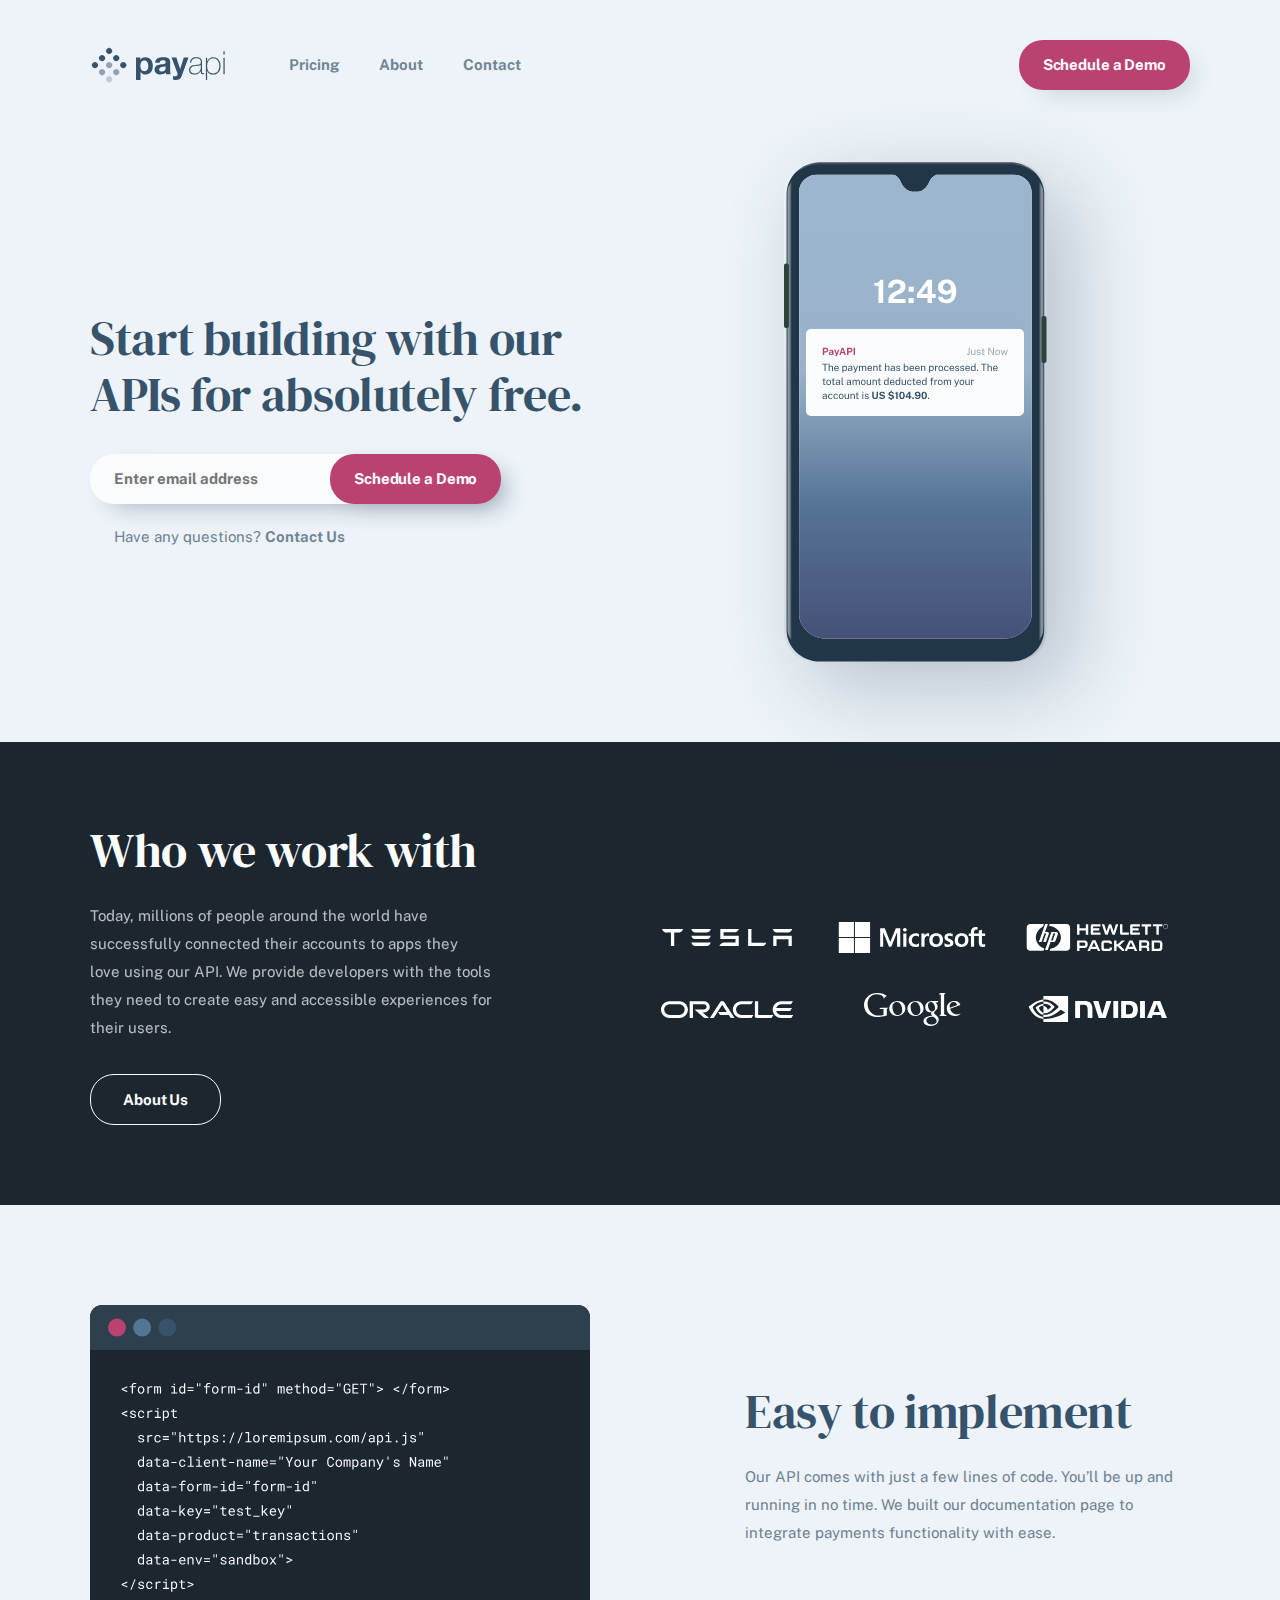
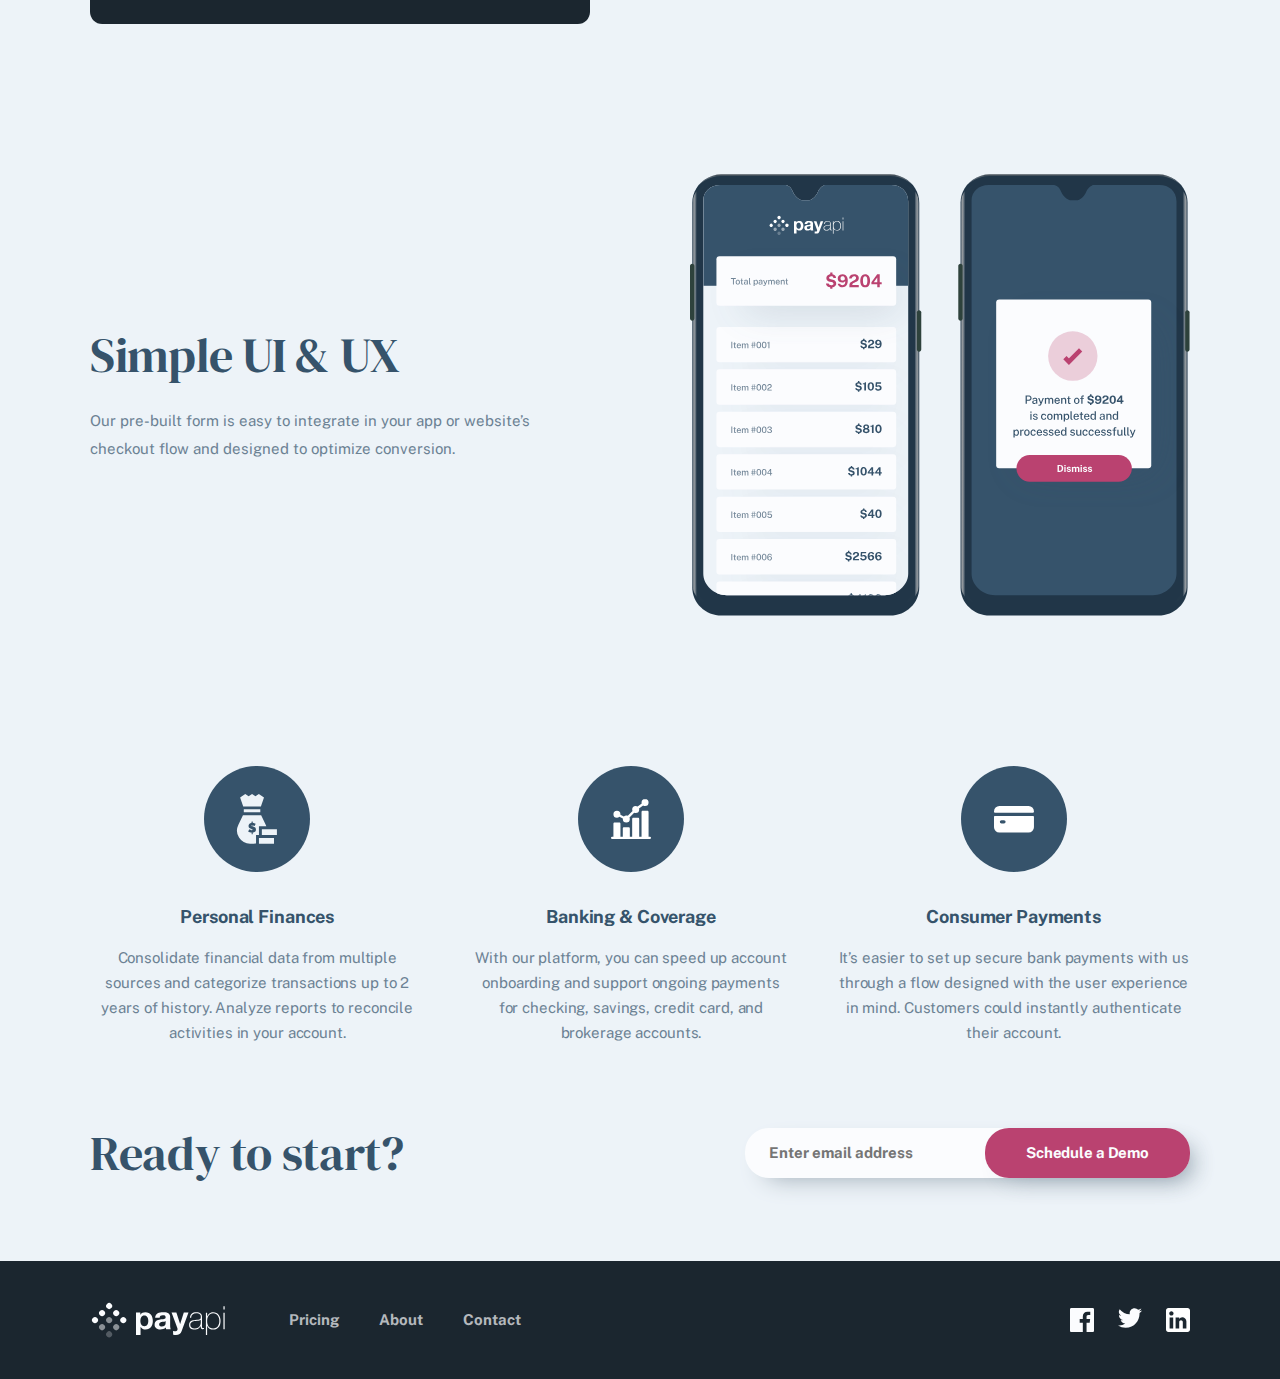
<file: index.html>
<!DOCTYPE html>
<html lang="en">
  <head>
    <meta charset="UTF-8" />
    <meta name="viewport" content="width=device-width, initial-scale=1.0" />

    <link rel="preconnect" href="https://fonts.googleapis.com" />
    <link rel="preconnect" href="https://fonts.gstatic.com" crossorigin />
    <link
      href="https://fonts.googleapis.com/css2?family=DM+Serif+Display:ital@0;1&family=Public+Sans:ital,wght@0,100..900;1,100..900&display=swap"
      rel="stylesheet"
    />

    <link rel="stylesheet" href="./css/normalize.css" />
    <link rel="stylesheet" href="./css/reset.css" />
    <link rel="stylesheet" href="./css/main.css" />
    <title>PayAPI - Home</title>
  </head>
  <body>
    <header>
      <a href=".">
        <svg width="135" height="38" xmlns="http://www.w3.org/2000/svg">
          <g fill="#36536B" fill-rule="evenodd">
            <path
              d="M50.544 33.934v-7.84h.064a5.36 5.36 0 002.128 1.84c.864.416 1.808.624 2.832.624 1.216 0 2.277-.235 3.184-.704a6.738 6.738 0 002.272-1.888 8.147 8.147 0 001.36-2.72 11.37 11.37 0 00.448-3.2c0-1.173-.15-2.299-.448-3.376-.299-1.077-.757-2.021-1.376-2.832a6.937 6.937 0 00-2.336-1.952c-.939-.49-2.059-.736-3.36-.736-1.024 0-1.963.203-2.816.608-.853.405-1.557 1.056-2.112 1.952h-.064v-2.112H46v22.336h4.544zm3.808-8.768c-.725 0-1.344-.15-1.856-.448a3.595 3.595 0 01-1.232-1.168 5.044 5.044 0 01-.672-1.68 9.192 9.192 0 01-.208-1.952c0-.683.064-1.344.192-1.984a4.98 4.98 0 01.656-1.696c.31-.49.715-.89 1.216-1.2.501-.31 1.125-.464 1.872-.464.725 0 1.339.155 1.84.464.501.31.912.715 1.232 1.216.32.501.55 1.072.688 1.712.139.64.208 1.29.208 1.952 0 .661-.064 1.312-.192 1.952-.128.64-.347 1.2-.656 1.68-.31.48-.715.87-1.216 1.168-.501.299-1.125.448-1.872.448zm15.882 3.392c1.024 0 2.027-.15 3.008-.448a5.921 5.921 0 002.56-1.568 6.52 6.52 0 00.32 1.6h4.608c-.213-.341-.363-.853-.448-1.536a17.288 17.288 0 01-.128-2.144v-8.608c0-1.003-.224-1.808-.672-2.416a4.603 4.603 0 00-1.728-1.424 7.733 7.733 0 00-2.336-.688 18.543 18.543 0 00-2.528-.176c-.917 0-1.83.09-2.736.272a7.809 7.809 0 00-2.448.912 5.448 5.448 0 00-1.792 1.696c-.47.704-.736 1.59-.8 2.656h4.544c.085-.896.384-1.536.896-1.92.512-.384 1.216-.576 2.112-.576.405 0 .784.027 1.136.08.352.053.661.16.928.32s.48.384.64.672c.16.288.24.677.24 1.168.021.47-.117.827-.416 1.072-.299.245-.704.432-1.216.56-.512.128-1.099.224-1.76.288-.661.064-1.333.15-2.016.256-.683.107-1.36.25-2.032.432a5.735 5.735 0 00-1.792.816c-.523.363-.95.848-1.28 1.456-.33.608-.496 1.381-.496 2.32 0 .853.144 1.59.432 2.208a4.17 4.17 0 001.2 1.536c.512.405 1.11.704 1.792.896a8.127 8.127 0 002.208.288zm1.696-3.008c-.363 0-.715-.032-1.056-.096a2.566 2.566 0 01-.896-.336 1.717 1.717 0 01-.608-.656c-.15-.277-.224-.619-.224-1.024 0-.427.075-.779.224-1.056.15-.277.347-.507.592-.688a2.98 2.98 0 01.864-.432c.33-.107.667-.192 1.008-.256.363-.064.725-.117 1.088-.16.363-.043.71-.096 1.04-.16.33-.064.64-.144.928-.24.288-.096.528-.23.72-.4v1.696c0 .256-.027.597-.08 1.024a3.428 3.428 0 01-.432 1.264c-.235.416-.597.773-1.088 1.072-.49.299-1.184.448-2.08.448zm13.962 8.384c1.557 0 2.773-.288 3.648-.864.874-.576 1.557-1.536 2.048-2.88L98.5 11.598h-4.704L90.18 22.926h-.064l-3.744-11.328H81.54l5.792 15.52c.128.32.192.661.192 1.024 0 .49-.144.939-.432 1.344-.288.405-.731.64-1.328.704-.448.021-.896.01-1.344-.032-.448-.043-.886-.085-1.312-.128v3.744c.469.043.933.08 1.392.112.458.032.922.048 1.392.048zm18.698-5.408c.789 0 1.514-.096 2.176-.288a6.581 6.581 0 001.776-.8c.522-.341.965-.73 1.328-1.168.362-.437.64-.901.832-1.392h.064v.864c0 .341.026.656.08.944.053.288.154.539.304.752.149.213.368.384.656.512.288.128.677.192 1.168.192.34 0 .672-.043.992-.128V26.99a5.835 5.835 0 01-.896.096c-.278 0-.491-.059-.64-.176a.961.961 0 01-.32-.464 2.357 2.357 0 01-.112-.64c-.011-.235-.016-.47-.016-.704v-9.568c0-1.259-.454-2.277-1.36-3.056-.907-.779-2.352-1.168-4.336-1.168-1.984 0-3.515.453-4.592 1.36-1.078.907-1.66 2.267-1.744 4.08h1.216c.085-1.472.58-2.57 1.488-3.296.906-.725 2.096-1.088 3.568-1.088.832 0 1.536.085 2.112.256.576.17 1.045.405 1.408.704.362.299.629.64.8 1.024.17.384.256.8.256 1.248 0 .576-.032 1.056-.096 1.44a1.64 1.64 0 01-.48.944c-.256.245-.635.437-1.136.576-.502.139-1.19.24-2.064.304l-1.888.16c-.662.064-1.35.17-2.064.32-.715.15-1.366.4-1.952.752a4.367 4.367 0 00-1.456 1.44c-.384.608-.576 1.392-.576 2.352 0 1.579.48 2.747 1.44 3.504.96.757 2.314 1.136 4.064 1.136zm.032-1.056c-1.344 0-2.4-.293-3.168-.88-.768-.587-1.152-1.488-1.152-2.704 0-.768.149-1.392.448-1.872.298-.48.688-.859 1.168-1.136a5.213 5.213 0 011.616-.592 20.778 20.778 0 011.792-.272l2.048-.192a16.93 16.93 0 002.032-.288c.608-.128 1.06-.373 1.36-.736v3.072c0 .213-.06.624-.176 1.232-.118.608-.39 1.237-.816 1.888-.427.65-1.046 1.227-1.856 1.728-.811.501-1.91.752-3.296.752zm12.49 6.56v-9.312h.063c.491 1.344 1.27 2.315 2.336 2.912 1.067.597 2.283.896 3.648.896 1.26 0 2.352-.213 3.28-.64a6.254 6.254 0 002.304-1.776c.608-.757 1.062-1.659 1.36-2.704.3-1.045.448-2.197.448-3.456 0-1.152-.149-2.25-.448-3.296-.298-1.045-.752-1.963-1.36-2.752a6.651 6.651 0 00-2.304-1.888c-.928-.47-2.02-.704-3.28-.704-.896 0-1.69.139-2.384.416a6.39 6.39 0 00-1.776 1.04c-.49.416-.885.87-1.184 1.36-.298.49-.512.939-.64 1.344h-.064v-3.776h-1.216V34.03h1.216zm6.047-6.56c-1.152 0-2.117-.208-2.896-.624a5.008 5.008 0 01-1.856-1.664c-.458-.693-.784-1.493-.976-2.4a13.637 13.637 0 01-.288-2.832c0-.981.107-1.925.32-2.832a7.152 7.152 0 011.04-2.416 5.407 5.407 0 011.872-1.696c.768-.427 1.696-.64 2.784-.64 1.11 0 2.054.219 2.832.656a5.599 5.599 0 011.904 1.728c.491.715.854 1.525 1.088 2.432.235.907.352 1.83.352 2.768 0 1.024-.122 1.99-.368 2.896-.245.907-.618 1.701-1.12 2.384a5.487 5.487 0 01-1.92 1.632c-.778.405-1.7.608-2.768.608zm11.498-18.88V5.294h-1.216V8.59h1.216zm0 19.552V11.694h-1.216v16.448h1.216z"
              fill-rule="nonzero"
            />
            <g>
              <circle
                transform="rotate(45 19.142 5)"
                cx="19.142"
                cy="5"
                r="3"
              />
              <circle
                transform="rotate(45 26.213 12.071)"
                cx="26.213"
                cy="12.071"
                r="3"
              />
              <circle
                transform="rotate(45 33.284 19.142)"
                cx="33.284"
                cy="19.142"
                r="3"
              />
              <circle
                transform="rotate(45 12.071 12.071)"
                cx="12.071"
                cy="12.071"
                r="3"
              />
              <circle
                opacity=".5"
                transform="rotate(45 19.142 19.142)"
                cx="19.142"
                cy="19.142"
                r="3"
              />
              <circle
                opacity=".5"
                transform="rotate(45 26.213 26.213)"
                cx="26.213"
                cy="26.213"
                r="3"
              />
              <circle
                transform="rotate(45 5 19.142)"
                cx="5"
                cy="19.142"
                r="3"
              />
              <circle
                opacity=".5"
                transform="rotate(45 12.071 26.213)"
                cx="12.071"
                cy="26.213"
                r="3"
              />
              <circle
                opacity=".25"
                transform="rotate(45 19.142 33.284)"
                cx="19.142"
                cy="33.284"
                r="3"
              />
            </g>
          </g></svg
      ></a>

      <nav>
        <a class="link" href="./pages/pricing.html">Pricing</a>
        <a class="link" href="./pages/about.html">About</a>
        <a class="link" href="./pages/contact.html">Contact</a>
      </nav>

      <svg
        class="burger-menu"
        width="28"
        height="17"
        xmlns="http://www.w3.org/2000/svg"
      >
        <g fill="#36536B" fill-rule="evenodd">
          <path d="M0 0h28v3H0zM0 7h28v3H0zM0 14h28v3H0z" />
        </g>
      </svg>

      <a class="cta" href="#">Schedule a Demo</a>
    </header>

    <section class="hero">
      <div class="img-container">
        <img
          class="img"
          src="./assets/home/desktop/illustration-phone-mockup.svg"
          alt="iphone with the app open"
        />
      </div>

      <div class="form-wrapper">
        <h1 class="title">Start building with our APIs for absolutely free.</h1>

        <form class="form-cta" action="">
          <input
            class="input-email"
            type="email"
            placeholder="Enter email address"
          />
          <button class="cta submit-button" type="submit">
            Schedule a Demo
          </button>
        </form>

        <p class="contact-us">
          Have any questions?
          <a class="link" href="./pages/about.html">Contact Us</a>
        </p>
      </div>
    </section>

    <section class="partners-wrapper">
      <div class="partners">
        <div class="partners-logos">
          <!-- tesla -->
          <div class="partner-logo-wrapper">
            <img
              class="partner-logo"
              src="./assets/shared/desktop/tesla.svg"
              alt="tesla"
            />
          </div>
          <!-- microsoft -->
          <div class="partner-logo-wrapper">
            <img
              class="partner-logo"
              src="./assets/shared/desktop/microsoft.svg"
              alt="microsoft"
            />
          </div>
          <!-- hp -->
          <div class="partner-logo-wrapper">
            <img
              class="partner-logo"
              src="./assets/shared/desktop/hewlett-packard.svg"
              alt="hewlett packard"
            />
          </div>
          <!-- oracle -->
          <div class="partner-logo-wrapper">
            <img
              class="partner-logo"
              src="./assets/shared/desktop/oracle.svg"
              alt="oracle"
            />
          </div>
          <!-- google -->
          <div class="partner-logo-wrapper">
            <img
              class="partner-logo"
              src="./assets/shared/desktop/google.svg"
              alt="google"
            />
          </div>
          <!-- nvidia -->
          <div class="partner-logo-wrapper">
            <img
              class="partner-logo"
              src="./assets/shared/desktop/nvidia.svg"
              alt="nvidia"
            />
          </div>
        </div>

        <div class="partner-description">
          <h2 class="title">Who we work with</h2>
          <p class="description">
            Today, millions of people around the world have successfully
            connected their accounts to apps they love using our API. We provide
            developers with the tools they need to create easy and accessible
            experiences for their users.
          </p>

          <a class="button" href="./pages/contact.html">About Us</a>
        </div>
      </div>
    </section>

    <section class="features">
      <section class="feature first">
        <img
          class="img"
          src="./assets/home/desktop/illustration-easy-to-implement.svg"
          alt="HTML code snippet with a script containing data attributes for PayAPI"
        />
        <div class="text-wrapper">
          <h3 class="title">Easy to implement</h3>
          <p class="description">
            Our API comes with just a few lines of code. You’ll be up and
            running in no time. We built our documentation page to integrate
            payments functionality with ease.
          </p>
        </div>
      </section>
      <section class="feature second">
        <img
          class="img"
          src="./assets/home/desktop/illustration-simple-ui.svg"
          alt="phones with the app open"
        />
        <div class="text-wrapper">
          <h3 class="title">Simple UI & UX</h3>
          <p class="description">
            Our pre-built form is easy to integrate in your app or website’s
            checkout flow and designed to optimize conversion.
          </p>
        </div>
      </section>
    </section>

    <section class="benefits">
      <div class="benefit">
        <svg
          width="106"
          height="106"
          xmlns="http://www.w3.org/2000/svg"
          xmlns:xlink="http://www.w3.org/1999/xlink"
        >
          <defs><circle id="a" cx="53" cy="53" r="53" /></defs>
          <g fill="none" fill-rule="evenodd">
            <use fill="#36536B" xlink:href="#a" />
            <path
              d="M57.158 49.162l4.668 9.803c.198.417.373.84.526 1.266h-7.404v8.74h-2.913v8.58c-.671.104-1.355.158-2.044.158h-3.874a13.04 13.04 0 01-11.083-6.11 13.04 13.04 0 01-.751-12.634l4.668-9.803h18.207zm12.84 22.72v5.827h-15.05v-5.826h15.05zm2.913-8.738v5.826H57.86v-5.826h15.05zm-24.193-7.67h-1.073v1.36c-.42.046-.816.149-1.187.31a3.235 3.235 0 00-.973.647c-.277.27-.496.591-.657.964-.161.373-.242.801-.242 1.286 0 .35.047.66.141.93.094.27.24.51.436.721.197.211.447.4.751.566.304.166.666.321 1.087.465.277.099.554.184.832.256v1.185a4.597 4.597 0 01-.946-.235 7.616 7.616 0 01-.812-.344 7.95 7.95 0 01-.778-.431l-1.127 2.304a7.56 7.56 0 001.637.714c.608.189 1.22.31 1.838.364v1.657h1.073v-1.63c.411-.027.81-.101 1.194-.222a3.16 3.16 0 001.026-.54c.3-.237.542-.543.725-.916.183-.372.275-.823.275-1.353 0-.45-.067-.831-.201-1.146a2.207 2.207 0 00-.577-.802c-.25-.22-.552-.41-.906-.572a9.753 9.753 0 00-1.187-.445 4.053 4.053 0 01-.282-.087 2.369 2.369 0 00-.255-.075v-1.212c.25.045.499.11.745.195s.467.178.664.276c.233.108.447.225.644.35l1.127-2.169c-.188-.09-.394-.186-.617-.29a10.002 10.002 0 00-.718-.296 8.356 8.356 0 00-.798-.249 6.53 6.53 0 00-.859-.162v-1.374zm-.188 7.734c.18.072.322.155.43.249a.427.427 0 01.16.33c0 .117-.044.211-.134.283-.09.072-.24.117-.456.135zm-.697-4.056v1.024a1.259 1.259 0 01-.403-.236.436.436 0 01-.134-.33c0-.26.18-.413.537-.458zm8.474-15.816v2.913H39.801v-2.913h16.506zM54.851 28l5.143 3.38-3.103 9.043H39.218l-3.104-9.044L41.257 28l3.399 2.233L48.054 28l3.399 2.233L54.85 28z"
              fill="#EDF3F8"
              fill-rule="nonzero"
            />
          </g>
        </svg>
        <div class="text-wrapper">
          <h3 class="title">Personal Finances</h3>
          <p class="description">
            Consolidate financial data from multiple sources and categorize
            transactions up to 2 years of history. Analyze reports to reconcile
            activities in your account.
          </p>
        </div>
      </div>
      <div class="benefit">
        <svg
          width="106"
          height="106"
          xmlns="http://www.w3.org/2000/svg"
          xmlns:xlink="http://www.w3.org/1999/xlink"
        >
          <defs><circle id="a" cx="53" cy="53" r="53" /></defs>
          <g fill="none" fill-rule="evenodd">
            <use fill="#36536B" xlink:href="#a" />
            <path
              d="M69.406 44.719c.648 0 1.172.524 1.172 1.172v24.765h1.25a1.171 1.171 0 110 2.344H34.172a1.171 1.171 0 110-2.344h1.25V57.61c0-.647.524-1.172 1.172-1.172h4.687c.648 0 1.172.525 1.172 1.172v13.047h2.344v-8.36c0-.647.524-1.171 1.172-1.171h4.687c.648 0 1.172.524 1.172 1.172v8.36h2.344V52.921c0-.648.524-1.172 1.172-1.172h4.687c.648 0 1.172.524 1.172 1.172v17.734h2.344V45.891c0-.648.524-1.172 1.172-1.172zM67.062 33a3.52 3.52 0 013.516 3.516 3.52 3.52 0 01-3.516 3.515c-.72 0-1.388-.219-1.946-.591l-4.088 3.066c.103.33.175.676.175 1.04a3.52 3.52 0 01-3.516 3.517 3.473 3.473 0 01-1.506-.353l-4.705 4.706c.22.458.352.965.352 1.506a3.52 3.52 0 01-3.516 3.516 3.52 3.52 0 01-3.515-3.516c0-.146.026-.285.043-.426l-3.469-1.734a3.498 3.498 0 01-2.434.988 3.52 3.52 0 01-3.515-3.516 3.52 3.52 0 013.516-3.515 3.52 3.52 0 013.515 3.515c0 .146-.026.285-.043.426l3.469 1.735a3.498 3.498 0 012.434-.989c.54 0 1.047.133 1.506.353l4.705-4.706a3.473 3.473 0 01-.352-1.506 3.52 3.52 0 013.516-3.516c.72 0 1.388.22 1.946.592l4.088-3.066a3.463 3.463 0 01-.175-1.041A3.52 3.52 0 0167.063 33z"
              fill="#FFF"
              fill-rule="nonzero"
            />
          </g>
        </svg>
        <div class="text-wrapper">
          <h3 class="title">Banking & Coverage</h3>
          <p class="description">
            With our platform, you can speed up account onboarding and support
            ongoing payments for checking, savings, credit card, and brokerage
            accounts.
          </p>
        </div>
      </div>
      <div class="benefit">
        <svg
          width="106"
          height="106"
          xmlns="http://www.w3.org/2000/svg"
          xmlns:xlink="http://www.w3.org/1999/xlink"
        >
          <defs><circle id="a" cx="53" cy="53" r="53" /></defs>
          <g fill="none" fill-rule="evenodd">
            <use fill="#36536B" xlink:href="#a" />
            <path
              d="M72.01 49.948c.518 0 .938.42.938.937v10.339a5.39 5.39 0 01-5.39 5.39H38.39A5.39 5.39 0 0133 61.225V50.885c0-.517.42-.937.938-.937zm-29.036 4.219h-2.5a1.64 1.64 0 100 3.28h2.5a1.64 1.64 0 100-3.28zM67.557 40a5.39 5.39 0 015.391 5.39v.34c0 .517-.42.937-.938.937H33.937a.938.938 0 01-.937-.938v-.338A5.39 5.39 0 0138.39 40z"
              fill="#FFF"
              fill-rule="nonzero"
            />
          </g>
        </svg>
        <div class="text-wrapper">
          <h3 class="title">Consumer Payments</h3>
          <p class="description">
            It’s easier to set up secure bank payments with us through a flow
            designed with the user experience in mind. Customers could instantly
            authenticate their account.
          </p>
        </div>
      </div>
    </section>

    <section class="ready-to-start">
      <h2 class="title">Ready to start?</h2>

      <div class="form-wrapper">
        <form class="form-cta" action="">
          <input
            class="input-email"
            type="email"
            placeholder="Enter email address"
          />
          <button class="cta submit-button" type="submit">
            Schedule a Demo
          </button>
        </form>
      </div>
    </section>

    <footer>
      <div class="footer-wrapper">
        <a href=".">
          <svg
            width="135"
            height="38"
            viewBox="0 0 135 38"
            fill="none"
            xmlns="http://www.w3.org/2000/svg"
          >
            <path
              fill-rule="evenodd"
              clip-rule="evenodd"
              d="M134.657 8.58995V5.29395H133.441V8.58995H134.657ZM50.544 33.9339V26.0939H50.608C51.1627 26.9046 51.872 27.5179 52.736 27.9339C53.6 28.3499 54.544 28.5579 55.568 28.5579C56.784 28.5579 57.8453 28.3233 58.752 27.8539C59.6587 27.3846 60.416 26.7553 61.024 25.9659C61.632 25.1766 62.0853 24.2699 62.384 23.2459C62.6827 22.2219 62.832 21.1553 62.832 20.0459C62.832 18.8726 62.6827 17.7473 62.384 16.6699C62.0853 15.5926 61.6267 14.6486 61.008 13.8379C60.3893 13.0273 59.6107 12.3766 58.672 11.8859C57.7333 11.3953 56.6133 11.1499 55.312 11.1499C54.288 11.1499 53.3493 11.3526 52.496 11.7579C51.6427 12.1633 50.9387 12.8139 50.384 13.7099H50.32V11.5979H46V33.9339H50.544ZM54.352 25.1659C53.6267 25.1659 53.008 25.0166 52.496 24.7179C51.984 24.4193 51.5733 24.0299 51.264 23.5499C50.9547 23.0699 50.7307 22.5099 50.592 21.8699C50.4533 21.2299 50.384 20.5793 50.384 19.9179C50.384 19.2353 50.448 18.5739 50.576 17.9339C50.704 17.2939 50.9227 16.7286 51.232 16.2379C51.5413 15.7473 51.9467 15.3473 52.448 15.0379C52.9493 14.7286 53.5733 14.5739 54.32 14.5739C55.0453 14.5739 55.6587 14.7286 56.16 15.0379C56.6613 15.3473 57.072 15.7526 57.392 16.2539C57.712 16.7553 57.9413 17.3259 58.08 17.9659C58.2187 18.6059 58.288 19.2566 58.288 19.9179C58.288 20.5793 58.224 21.2299 58.096 21.8699C57.968 22.5099 57.7493 23.0699 57.44 23.5499C57.1307 24.0299 56.7253 24.4193 56.224 24.7179C55.7227 25.0166 55.0987 25.1659 54.352 25.1659ZM73.2418 28.1099C72.2605 28.4086 71.2578 28.5579 70.2338 28.5579C69.4445 28.5579 68.7085 28.4619 68.0258 28.2699C67.3432 28.0779 66.7458 27.7793 66.2338 27.3739C65.7218 26.9686 65.3218 26.4566 65.0338 25.8379C64.7458 25.2193 64.6018 24.4833 64.6018 23.6299C64.6018 22.6913 64.7672 21.9179 65.0978 21.3099C65.4285 20.7019 65.8552 20.2166 66.3778 19.8539C66.9005 19.4913 67.4978 19.2193 68.1698 19.0379C68.8418 18.8566 69.5192 18.7126 70.2018 18.6059C70.8845 18.4993 71.5565 18.4139 72.2178 18.3499C72.8792 18.2859 73.4658 18.1899 73.9778 18.0619C74.4898 17.9339 74.8952 17.7473 75.1938 17.5019C75.4925 17.2566 75.6312 16.8993 75.6098 16.4299C75.6098 15.9393 75.5298 15.5499 75.3698 15.2619C75.2098 14.9739 74.9965 14.7499 74.7298 14.5899C74.4632 14.4299 74.1538 14.3233 73.8018 14.2699C73.4498 14.2166 73.0712 14.1899 72.6658 14.1899C71.7698 14.1899 71.0658 14.3819 70.5538 14.7659C70.0418 15.1499 69.7432 15.7899 69.6578 16.6859H65.1138C65.1778 15.6193 65.4445 14.7339 65.9138 14.0299C66.3832 13.3259 66.9805 12.7606 67.7058 12.3339C68.4312 11.9073 69.2472 11.6033 70.1538 11.4219C71.0605 11.2406 71.9725 11.1499 72.8898 11.1499C73.7218 11.1499 74.5645 11.2086 75.4178 11.3259C76.2712 11.4433 77.0498 11.6726 77.7538 12.0139C78.4578 12.3553 79.0338 12.8299 79.4818 13.4379C79.9298 14.0459 80.1538 14.8513 80.1538 15.8539V24.4619C80.1538 25.2086 80.1965 25.9233 80.2818 26.6059C80.3672 27.2886 80.5165 27.8006 80.7298 28.1419H76.1218C76.0365 27.8859 75.9672 27.6246 75.9138 27.3579C75.8605 27.0913 75.8232 26.8193 75.8018 26.5419C75.0765 27.2886 74.2232 27.8113 73.2418 28.1099ZM71.9298 25.5499C71.5672 25.5499 71.2152 25.5179 70.8738 25.4539C70.5325 25.3899 70.2338 25.2779 69.9778 25.1179C69.7218 24.9579 69.5192 24.7393 69.3698 24.4619C69.2205 24.1846 69.1458 23.8433 69.1458 23.4379C69.1458 23.0113 69.2205 22.6593 69.3698 22.3819C69.5192 22.1046 69.7165 21.8753 69.9618 21.6939C70.2072 21.5126 70.4952 21.3686 70.8258 21.2619C71.1565 21.1553 71.4925 21.0699 71.8338 21.0059C72.1965 20.9419 72.5592 20.8886 72.9218 20.8459C73.2845 20.8033 73.6312 20.7499 73.9618 20.6859C74.2925 20.6219 74.6018 20.5419 74.8898 20.4459C75.1778 20.3499 75.4178 20.2166 75.6098 20.0459V21.7419C75.6098 21.9979 75.5832 22.3393 75.5298 22.7659C75.4765 23.1926 75.3325 23.6139 75.0978 24.0299C74.8632 24.4459 74.5005 24.8033 74.0098 25.1019C73.5192 25.4006 72.8258 25.5499 71.9298 25.5499ZM89.5397 33.0699C88.665 33.6459 87.449 33.9339 85.8917 33.9339C85.4224 33.9339 84.9584 33.9179 84.4997 33.8859C84.041 33.8539 83.577 33.8166 83.1077 33.7739V30.0299C83.5344 30.0726 83.9717 30.1153 84.4197 30.1579C84.8677 30.2006 85.3157 30.2113 85.7637 30.1899C86.361 30.1259 86.8037 29.8913 87.0917 29.4859C87.3797 29.0806 87.5237 28.6326 87.5237 28.1419C87.5237 27.7793 87.4597 27.4379 87.3317 27.1179L81.5397 11.5979H86.3717L90.1157 22.9259H90.1797L93.7957 11.5979H98.4997L91.5877 30.1899C91.097 31.5339 90.4144 32.4939 89.5397 33.0699ZM104.59 28.5259C105.379 28.5259 106.104 28.4299 106.766 28.2379C107.427 28.0459 108.019 27.7793 108.542 27.4379C109.064 27.0966 109.507 26.7073 109.87 26.2699C110.232 25.8326 110.51 25.3686 110.702 24.8779H110.766V25.7419C110.766 26.0833 110.792 26.3979 110.846 26.6859C110.899 26.9739 111 27.2246 111.15 27.4379C111.299 27.6513 111.518 27.8219 111.806 27.9499C112.094 28.0779 112.483 28.1419 112.974 28.1419C113.315 28.1419 113.646 28.0993 113.966 28.0139V26.9899C113.582 27.0539 113.283 27.0859 113.07 27.0859C112.792 27.0859 112.579 27.0273 112.43 26.9099C112.28 26.7926 112.174 26.6379 112.11 26.4459C112.046 26.2539 112.008 26.0406 111.998 25.8059C111.987 25.5713 111.982 25.3366 111.982 25.1019V15.5339C111.982 14.2753 111.528 13.2566 110.622 12.4779C109.715 11.6993 108.27 11.3099 106.286 11.3099C104.302 11.3099 102.771 11.7633 101.694 12.6699C100.616 13.5766 100.035 14.9366 99.9495 16.7499H101.166C101.251 15.2779 101.747 14.1793 102.654 13.4539C103.56 12.7286 104.75 12.3659 106.222 12.3659C107.054 12.3659 107.758 12.4513 108.334 12.6219C108.91 12.7926 109.379 13.0273 109.742 13.3259C110.104 13.6246 110.371 13.9659 110.542 14.3499C110.712 14.7339 110.798 15.1499 110.798 15.5979C110.798 16.1739 110.766 16.6539 110.702 17.0379C110.638 17.4219 110.478 17.7366 110.222 17.9819C109.966 18.2273 109.587 18.4193 109.086 18.5579C108.584 18.6966 107.896 18.7979 107.022 18.8619L105.134 19.0219C104.472 19.0859 103.784 19.1926 103.07 19.3419C102.355 19.4913 101.704 19.7419 101.118 20.0939C100.531 20.4459 100.046 20.9259 99.6615 21.5339C99.2775 22.1419 99.0855 22.9259 99.0855 23.8859C99.0855 25.4646 99.5655 26.6326 100.526 27.3899C101.486 28.1473 102.84 28.5259 104.59 28.5259ZM101.454 26.5899C102.222 27.1766 103.278 27.4699 104.622 27.4699C106.008 27.4699 107.107 27.2193 107.918 26.7179C108.728 26.2166 109.347 25.6406 109.774 24.9899C110.2 24.3393 110.472 23.7099 110.59 23.1019C110.707 22.4939 110.766 22.0833 110.766 21.8699V18.7979C110.467 19.1606 110.014 19.4059 109.406 19.5339C108.798 19.6619 108.12 19.7579 107.374 19.8219L105.326 20.0139C104.728 20.0779 104.131 20.1686 103.534 20.2859C102.936 20.4033 102.398 20.6006 101.918 20.8779C101.438 21.1553 101.048 21.5339 100.75 22.0139C100.451 22.4939 100.302 23.1179 100.302 23.8859C100.302 25.1019 100.686 26.0033 101.454 26.5899ZM117.111 34.0299V24.7179H117.175C117.666 26.0619 118.445 27.0326 119.511 27.6299C120.578 28.2273 121.794 28.5259 123.159 28.5259C124.418 28.5259 125.511 28.3126 126.439 27.8859C127.367 27.4593 128.135 26.8673 128.743 26.1099C129.351 25.3526 129.805 24.4513 130.103 23.4059C130.402 22.3606 130.551 21.2086 130.551 19.9499C130.551 18.7979 130.402 17.6993 130.103 16.6539C129.805 15.6086 129.351 14.6913 128.743 13.9019C128.135 13.1126 127.367 12.4833 126.439 12.0139C125.511 11.5446 124.418 11.3099 123.159 11.3099C122.263 11.3099 121.469 11.4486 120.775 11.7259C120.082 12.0033 119.49 12.3499 118.999 12.7659C118.509 13.1819 118.114 13.6353 117.815 14.1259C117.517 14.6166 117.303 15.0646 117.175 15.4699H117.111V11.6939H115.895V34.0299H117.111ZM120.263 26.8459C121.042 27.2619 122.007 27.4699 123.159 27.4699C124.226 27.4699 125.149 27.2673 125.927 26.8619C126.706 26.4566 127.346 25.9126 127.847 25.2299C128.349 24.5473 128.722 23.7526 128.967 22.8459C129.213 21.9393 129.335 20.9739 129.335 19.9499C129.335 19.0113 129.218 18.0886 128.983 17.1819C128.749 16.2753 128.386 15.4646 127.895 14.7499C127.405 14.0353 126.77 13.4593 125.991 13.0219C125.213 12.5846 124.269 12.3659 123.159 12.3659C122.071 12.3659 121.143 12.5793 120.375 13.0059C119.607 13.4326 118.983 13.9979 118.503 14.7019C118.023 15.4059 117.677 16.2113 117.463 17.1179C117.25 18.0246 117.143 18.9686 117.143 19.9499C117.143 20.9313 117.239 21.8753 117.431 22.7819C117.623 23.6886 117.949 24.4886 118.407 25.1819C118.866 25.8753 119.485 26.4299 120.263 26.8459ZM133.441 11.6939H134.657V28.1419H133.441V11.6939Z"
              fill="#FBFCFE"
            />
            <circle
              cx="19.1421"
              cy="5.00045"
              r="3"
              transform="rotate(45 19.1421 5.00045)"
              fill="#FBFCFE"
            />
            <circle
              cx="26.2133"
              cy="12.0708"
              r="3"
              transform="rotate(45 26.2133 12.0708)"
              fill="#FBFCFE"
            />
            <circle
              cx="33.2843"
              cy="19.1421"
              r="3"
              transform="rotate(45 33.2843 19.1421)"
              fill="#FBFCFE"
            />
            <circle
              cx="12.071"
              cy="12.0708"
              r="3"
              transform="rotate(45 12.071 12.0708)"
              fill="#FBFCFE"
            />
            <circle
              opacity="0.5"
              cx="19.1421"
              cy="19.1421"
              r="3"
              transform="rotate(45 19.1421 19.1421)"
              fill="#FBFCFE"
            />
            <circle
              opacity="0.5"
              cx="26.2133"
              cy="26.2133"
              r="3"
              transform="rotate(45 26.2133 26.2133)"
              fill="#FBFCFE"
            />
            <circle
              cx="5"
              cy="19.1421"
              r="3"
              transform="rotate(45 5 19.1421)"
              fill="#FBFCFE"
            />
            <circle
              opacity="0.5"
              cx="12.071"
              cy="26.2133"
              r="3"
              transform="rotate(45 12.071 26.2133)"
              fill="#FBFCFE"
            />
            <circle
              opacity="0.25"
              cx="19.1421"
              cy="33.2846"
              r="3"
              transform="rotate(45 19.1421 33.2846)"
              fill="#FBFCFE"
            /></svg
        ></a>

        <nav>
          <a class="link" href="./pages/pricing.html">Pricing</a>
          <a class="link" href="./pages/about.html">About</a>
          <a class="link" href="./pages/contact.html">Contact</a>
        </nav>

        <ul>
          <!-- facebook -->
          <a class="social-link-logo" href="#"
            ><svg width="24" height="24" xmlns="http://www.w3.org/2000/svg">
              <path
                d="M22.675 0H1.325C.593 0 0 .593 0 1.325v21.351C0 23.407.593 24 1.325 24H12.82v-9.294H9.692v-3.622h3.128V8.413c0-3.1 1.893-4.788 4.659-4.788 1.325 0 2.463.099 2.795.143v3.24l-1.918.001c-1.504 0-1.795.715-1.795 1.763v2.313h3.587l-.467 3.622h-3.12V24h6.116c.73 0 1.323-.593 1.323-1.325V1.325C24 .593 23.407 0 22.675 0z"
                fill="#FBFCFE"
                fill-rule="nonzero"
              /></svg
          ></a>
          <!-- twitter -->
          <a class="social-link-logo" href="#"
            ><svg width="24" height="20" xmlns="http://www.w3.org/2000/svg">
              <path
                d="M24 2.557a9.83 9.83 0 01-2.828.775A4.932 4.932 0 0023.337.608a9.864 9.864 0 01-3.127 1.195A4.916 4.916 0 0016.616.248c-3.179 0-5.515 2.966-4.797 6.045A13.978 13.978 0 011.671 1.149a4.93 4.93 0 001.523 6.574 4.903 4.903 0 01-2.229-.616c-.054 2.281 1.581 4.415 3.949 4.89a4.935 4.935 0 01-2.224.084 4.928 4.928 0 004.6 3.419A9.9 9.9 0 010 17.54a13.94 13.94 0 007.548 2.212c9.142 0 14.307-7.721 13.995-14.646A10.025 10.025 0 0024 2.557z"
                fill="#FBFCFE"
                fill-rule="nonzero"
              /></svg
          ></a>
          <!-- linkedin -->
          <a class="social-link-logo" href="#"
            ><svg width="24" height="24" xmlns="http://www.w3.org/2000/svg">
              <path
                d="M21.6 0H2.4C1.08 0 0 1.08 0 2.4v19.2C0 22.92 1.08 24 2.4 24h19.2c1.32 0 2.4-1.08 2.4-2.4V2.4C24 1.08 22.92 0 21.6 0zM7.2 20.4H3.6V9.6h3.6v10.8zM5.4 7.56c-1.2 0-2.16-.96-2.16-2.16 0-1.2.96-2.16 2.16-2.16 1.2 0 2.16.96 2.16 2.16 0 1.2-.96 2.16-2.16 2.16zm15 12.84h-3.6v-6.36c0-.96-.84-1.8-1.8-1.8-.96 0-1.8.84-1.8 1.8v6.36H9.6V9.6h3.6v1.44c.6-.96 1.92-1.68 3-1.68 2.28 0 4.2 1.92 4.2 4.2v6.84z"
                fill="#FFF"
                fill-rule="nonzero"
              /></svg
          ></a>
        </ul>
      </div>
    </footer>
  </body>
</html>
</file>
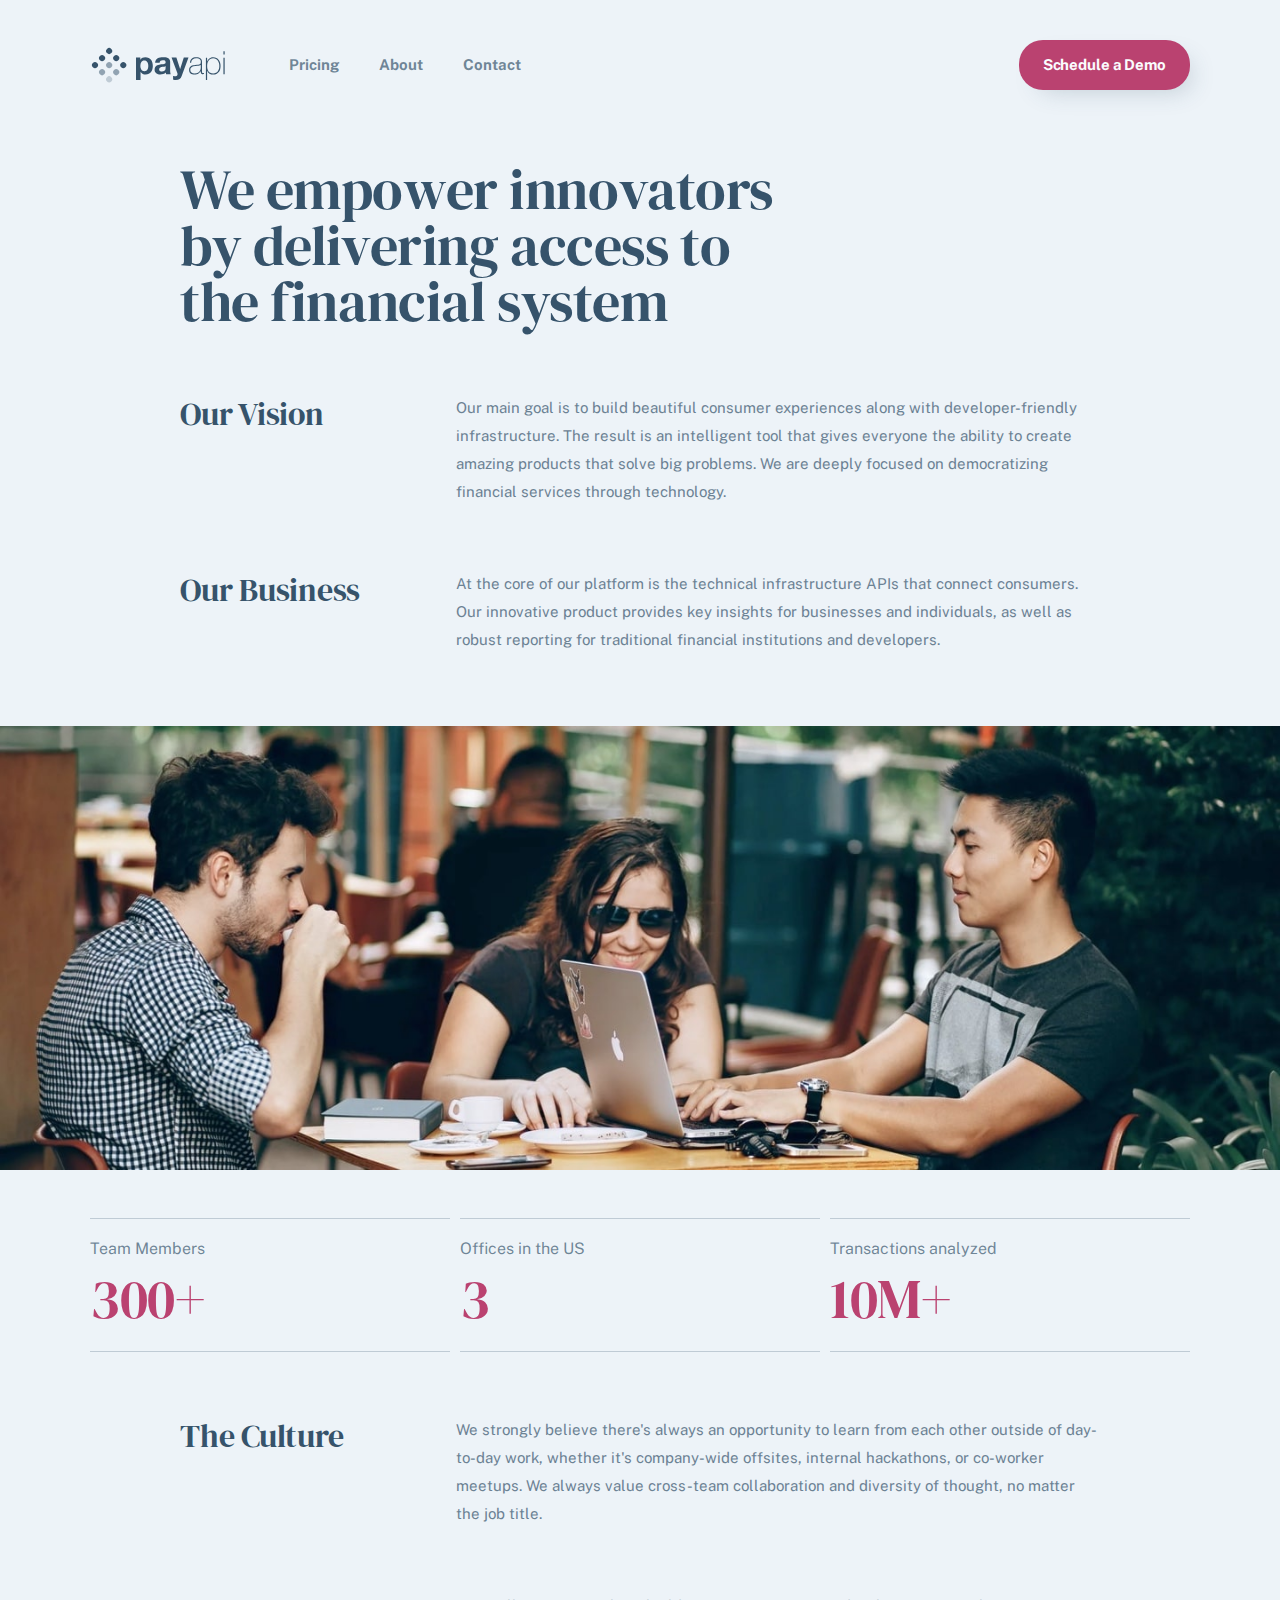
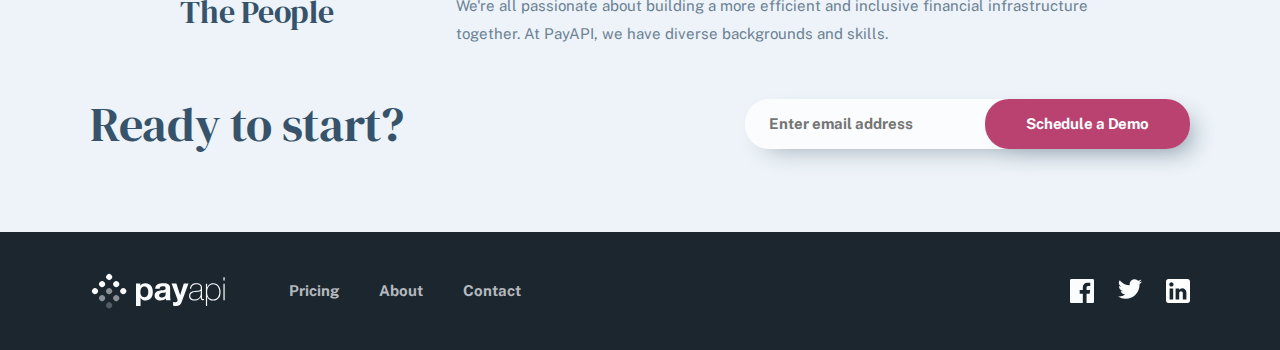
<file: pages/about.html>
<!DOCTYPE html>
<html lang="en">
  <head>
    <meta charset="UTF-8" />
    <meta name="viewport" content="width=device-width, initial-scale=1.0" />
    <title>PayAPI - About</title>

    <link rel="preconnect" href="https://fonts.googleapis.com" />
    <link rel="preconnect" href="https://fonts.gstatic.com" crossorigin />
    <link
      href="https://fonts.googleapis.com/css2?family=DM+Serif+Display:ital@0;1&family=Public+Sans:ital,wght@0,100..900;1,100..900&display=swap"
      rel="stylesheet"
    />

    <link rel="stylesheet" href="../css/normalize.css" />
    <link rel="stylesheet" href="../css/reset.css" />
    <link rel="stylesheet" href="../css/main.css" />
    <link rel="stylesheet" href="../css/about.css" />
  </head>
  <body>
    <header>
      <a href="..">
        <svg width="135" height="38" xmlns="http://www.w3.org/2000/svg">
          <g fill="#36536B" fill-rule="evenodd">
            <path
              d="M50.544 33.934v-7.84h.064a5.36 5.36 0 002.128 1.84c.864.416 1.808.624 2.832.624 1.216 0 2.277-.235 3.184-.704a6.738 6.738 0 002.272-1.888 8.147 8.147 0 001.36-2.72 11.37 11.37 0 00.448-3.2c0-1.173-.15-2.299-.448-3.376-.299-1.077-.757-2.021-1.376-2.832a6.937 6.937 0 00-2.336-1.952c-.939-.49-2.059-.736-3.36-.736-1.024 0-1.963.203-2.816.608-.853.405-1.557 1.056-2.112 1.952h-.064v-2.112H46v22.336h4.544zm3.808-8.768c-.725 0-1.344-.15-1.856-.448a3.595 3.595 0 01-1.232-1.168 5.044 5.044 0 01-.672-1.68 9.192 9.192 0 01-.208-1.952c0-.683.064-1.344.192-1.984a4.98 4.98 0 01.656-1.696c.31-.49.715-.89 1.216-1.2.501-.31 1.125-.464 1.872-.464.725 0 1.339.155 1.84.464.501.31.912.715 1.232 1.216.32.501.55 1.072.688 1.712.139.64.208 1.29.208 1.952 0 .661-.064 1.312-.192 1.952-.128.64-.347 1.2-.656 1.68-.31.48-.715.87-1.216 1.168-.501.299-1.125.448-1.872.448zm15.882 3.392c1.024 0 2.027-.15 3.008-.448a5.921 5.921 0 002.56-1.568 6.52 6.52 0 00.32 1.6h4.608c-.213-.341-.363-.853-.448-1.536a17.288 17.288 0 01-.128-2.144v-8.608c0-1.003-.224-1.808-.672-2.416a4.603 4.603 0 00-1.728-1.424 7.733 7.733 0 00-2.336-.688 18.543 18.543 0 00-2.528-.176c-.917 0-1.83.09-2.736.272a7.809 7.809 0 00-2.448.912 5.448 5.448 0 00-1.792 1.696c-.47.704-.736 1.59-.8 2.656h4.544c.085-.896.384-1.536.896-1.92.512-.384 1.216-.576 2.112-.576.405 0 .784.027 1.136.08.352.053.661.16.928.32s.48.384.64.672c.16.288.24.677.24 1.168.021.47-.117.827-.416 1.072-.299.245-.704.432-1.216.56-.512.128-1.099.224-1.76.288-.661.064-1.333.15-2.016.256-.683.107-1.36.25-2.032.432a5.735 5.735 0 00-1.792.816c-.523.363-.95.848-1.28 1.456-.33.608-.496 1.381-.496 2.32 0 .853.144 1.59.432 2.208a4.17 4.17 0 001.2 1.536c.512.405 1.11.704 1.792.896a8.127 8.127 0 002.208.288zm1.696-3.008c-.363 0-.715-.032-1.056-.096a2.566 2.566 0 01-.896-.336 1.717 1.717 0 01-.608-.656c-.15-.277-.224-.619-.224-1.024 0-.427.075-.779.224-1.056.15-.277.347-.507.592-.688a2.98 2.98 0 01.864-.432c.33-.107.667-.192 1.008-.256.363-.064.725-.117 1.088-.16.363-.043.71-.096 1.04-.16.33-.064.64-.144.928-.24.288-.096.528-.23.72-.4v1.696c0 .256-.027.597-.08 1.024a3.428 3.428 0 01-.432 1.264c-.235.416-.597.773-1.088 1.072-.49.299-1.184.448-2.08.448zm13.962 8.384c1.557 0 2.773-.288 3.648-.864.874-.576 1.557-1.536 2.048-2.88L98.5 11.598h-4.704L90.18 22.926h-.064l-3.744-11.328H81.54l5.792 15.52c.128.32.192.661.192 1.024 0 .49-.144.939-.432 1.344-.288.405-.731.64-1.328.704-.448.021-.896.01-1.344-.032-.448-.043-.886-.085-1.312-.128v3.744c.469.043.933.08 1.392.112.458.032.922.048 1.392.048zm18.698-5.408c.789 0 1.514-.096 2.176-.288a6.581 6.581 0 001.776-.8c.522-.341.965-.73 1.328-1.168.362-.437.64-.901.832-1.392h.064v.864c0 .341.026.656.08.944.053.288.154.539.304.752.149.213.368.384.656.512.288.128.677.192 1.168.192.34 0 .672-.043.992-.128V26.99a5.835 5.835 0 01-.896.096c-.278 0-.491-.059-.64-.176a.961.961 0 01-.32-.464 2.357 2.357 0 01-.112-.64c-.011-.235-.016-.47-.016-.704v-9.568c0-1.259-.454-2.277-1.36-3.056-.907-.779-2.352-1.168-4.336-1.168-1.984 0-3.515.453-4.592 1.36-1.078.907-1.66 2.267-1.744 4.08h1.216c.085-1.472.58-2.57 1.488-3.296.906-.725 2.096-1.088 3.568-1.088.832 0 1.536.085 2.112.256.576.17 1.045.405 1.408.704.362.299.629.64.8 1.024.17.384.256.8.256 1.248 0 .576-.032 1.056-.096 1.44a1.64 1.64 0 01-.48.944c-.256.245-.635.437-1.136.576-.502.139-1.19.24-2.064.304l-1.888.16c-.662.064-1.35.17-2.064.32-.715.15-1.366.4-1.952.752a4.367 4.367 0 00-1.456 1.44c-.384.608-.576 1.392-.576 2.352 0 1.579.48 2.747 1.44 3.504.96.757 2.314 1.136 4.064 1.136zm.032-1.056c-1.344 0-2.4-.293-3.168-.88-.768-.587-1.152-1.488-1.152-2.704 0-.768.149-1.392.448-1.872.298-.48.688-.859 1.168-1.136a5.213 5.213 0 011.616-.592 20.778 20.778 0 011.792-.272l2.048-.192a16.93 16.93 0 002.032-.288c.608-.128 1.06-.373 1.36-.736v3.072c0 .213-.06.624-.176 1.232-.118.608-.39 1.237-.816 1.888-.427.65-1.046 1.227-1.856 1.728-.811.501-1.91.752-3.296.752zm12.49 6.56v-9.312h.063c.491 1.344 1.27 2.315 2.336 2.912 1.067.597 2.283.896 3.648.896 1.26 0 2.352-.213 3.28-.64a6.254 6.254 0 002.304-1.776c.608-.757 1.062-1.659 1.36-2.704.3-1.045.448-2.197.448-3.456 0-1.152-.149-2.25-.448-3.296-.298-1.045-.752-1.963-1.36-2.752a6.651 6.651 0 00-2.304-1.888c-.928-.47-2.02-.704-3.28-.704-.896 0-1.69.139-2.384.416a6.39 6.39 0 00-1.776 1.04c-.49.416-.885.87-1.184 1.36-.298.49-.512.939-.64 1.344h-.064v-3.776h-1.216V34.03h1.216zm6.047-6.56c-1.152 0-2.117-.208-2.896-.624a5.008 5.008 0 01-1.856-1.664c-.458-.693-.784-1.493-.976-2.4a13.637 13.637 0 01-.288-2.832c0-.981.107-1.925.32-2.832a7.152 7.152 0 011.04-2.416 5.407 5.407 0 011.872-1.696c.768-.427 1.696-.64 2.784-.64 1.11 0 2.054.219 2.832.656a5.599 5.599 0 011.904 1.728c.491.715.854 1.525 1.088 2.432.235.907.352 1.83.352 2.768 0 1.024-.122 1.99-.368 2.896-.245.907-.618 1.701-1.12 2.384a5.487 5.487 0 01-1.92 1.632c-.778.405-1.7.608-2.768.608zm11.498-18.88V5.294h-1.216V8.59h1.216zm0 19.552V11.694h-1.216v16.448h1.216z"
              fill-rule="nonzero"
            />
            <g>
              <circle
                transform="rotate(45 19.142 5)"
                cx="19.142"
                cy="5"
                r="3"
              />
              <circle
                transform="rotate(45 26.213 12.071)"
                cx="26.213"
                cy="12.071"
                r="3"
              />
              <circle
                transform="rotate(45 33.284 19.142)"
                cx="33.284"
                cy="19.142"
                r="3"
              />
              <circle
                transform="rotate(45 12.071 12.071)"
                cx="12.071"
                cy="12.071"
                r="3"
              />
              <circle
                opacity=".5"
                transform="rotate(45 19.142 19.142)"
                cx="19.142"
                cy="19.142"
                r="3"
              />
              <circle
                opacity=".5"
                transform="rotate(45 26.213 26.213)"
                cx="26.213"
                cy="26.213"
                r="3"
              />
              <circle
                transform="rotate(45 5 19.142)"
                cx="5"
                cy="19.142"
                r="3"
              />
              <circle
                opacity=".5"
                transform="rotate(45 12.071 26.213)"
                cx="12.071"
                cy="26.213"
                r="3"
              />
              <circle
                opacity=".25"
                transform="rotate(45 19.142 33.284)"
                cx="19.142"
                cy="33.284"
                r="3"
              />
            </g>
          </g></svg
      ></a>

      <nav>
        <a class="link" href="../pages/pricing.html">Pricing</a>
        <a class="link" href="../pages/about.html">About</a>
        <a class="link" href="../pages/contact.html">Contact</a>
      </nav>

      <svg
        class="burger-menu"
        width="28"
        height="17"
        xmlns="http://www.w3.org/2000/svg"
      >
        <g fill="#36536B" fill-rule="evenodd">
          <path d="M0 0h28v3H0zM0 7h28v3H0zM0 14h28v3H0z" />
        </g>
      </svg>

      <a class="cta" href="#">Schedule a Demo</a>
    </header>

    <section class="mission">
      <h1 class="main-claim">
        We empower innovators by delivering access to the financial system
      </h1>

      <section class="section vision-section">
        <h2 class="title">Our Vision</h2>
        <p class="description">
          Our main goal is to build beautiful consumer experiences along with
          developer-friendly infrastructure. The result is an intelligent tool
          that gives everyone the ability to create amazing products that solve
          big problems. We are deeply focused on democratizing financial
          services through technology.
        </p>
      </section>
      <section class="section business-section">
        <h2 class="title">Our Business</h2>
        <p class="description">
          At the core of our platform is the technical infrastructure APIs that
          connect consumers. Our innovative product provides key insights for
          businesses and individuals, as well as robust reporting for
          traditional financial institutions and developers.
        </p>
      </section>
    </section>

    <section class="team">
      <img
        class="team-image"
        src="../assets/about/desktop/image-team-members.jpg"
        alt="three persons talking at a coffe"
      />

      <div class="team-wrapper">
        <ul class="statistics">
          <li class="statistic">
            <p class="statistic-name">Team Members</p>
            <p class="statistic-number">300+</p>
          </li>
          <li class="statistic">
            <p class="statistic-name">Offices in the US</p>
            <p class="statistic-number">3</p>
          </li>
          <li class="statistic">
            <p class="statistic-name">Transactions analyzed</p>
            <p class="statistic-number">10M+</p>
          </li>
        </ul>

        <section class="section">
          <h3 class="title">The Culture</h3>
          <p class="description">
            We strongly believe there's always an opportunity to learn from each
            other outside of day-to-day work, whether it's company-wide
            offsites, internal hackathons, or co-worker meetups. We always value
            cross-team collaboration and diversity of thought, no matter the job
            title.
          </p>
        </section>
        <section class="section">
          <h3 class="title">The People</h3>
          <p class="description">
            We're all passionate about building a more efficient and inclusive
            financial infrastructure together. At PayAPI, we have diverse
            backgrounds and skills.
          </p>
        </section>
      </div>
    </section>

    <section class="ready-to-start">
      <h2 class="title">Ready to start?</h2>

      <div class="form-wrapper">
        <form class="form-cta" action="">
          <input
            class="input-email"
            type="email"
            placeholder="Enter email address"
          />
          <button class="cta submit-button" type="submit">
            Schedule a Demo
          </button>
        </form>
      </div>
    </section>

    <footer>
      <div class="footer-wrapper">
        <a href="..">
          <svg
            width="135"
            height="38"
            viewBox="0 0 135 38"
            fill="none"
            xmlns="http://www.w3.org/2000/svg"
          >
            <path
              fill-rule="evenodd"
              clip-rule="evenodd"
              d="M134.657 8.58995V5.29395H133.441V8.58995H134.657ZM50.544 33.9339V26.0939H50.608C51.1627 26.9046 51.872 27.5179 52.736 27.9339C53.6 28.3499 54.544 28.5579 55.568 28.5579C56.784 28.5579 57.8453 28.3233 58.752 27.8539C59.6587 27.3846 60.416 26.7553 61.024 25.9659C61.632 25.1766 62.0853 24.2699 62.384 23.2459C62.6827 22.2219 62.832 21.1553 62.832 20.0459C62.832 18.8726 62.6827 17.7473 62.384 16.6699C62.0853 15.5926 61.6267 14.6486 61.008 13.8379C60.3893 13.0273 59.6107 12.3766 58.672 11.8859C57.7333 11.3953 56.6133 11.1499 55.312 11.1499C54.288 11.1499 53.3493 11.3526 52.496 11.7579C51.6427 12.1633 50.9387 12.8139 50.384 13.7099H50.32V11.5979H46V33.9339H50.544ZM54.352 25.1659C53.6267 25.1659 53.008 25.0166 52.496 24.7179C51.984 24.4193 51.5733 24.0299 51.264 23.5499C50.9547 23.0699 50.7307 22.5099 50.592 21.8699C50.4533 21.2299 50.384 20.5793 50.384 19.9179C50.384 19.2353 50.448 18.5739 50.576 17.9339C50.704 17.2939 50.9227 16.7286 51.232 16.2379C51.5413 15.7473 51.9467 15.3473 52.448 15.0379C52.9493 14.7286 53.5733 14.5739 54.32 14.5739C55.0453 14.5739 55.6587 14.7286 56.16 15.0379C56.6613 15.3473 57.072 15.7526 57.392 16.2539C57.712 16.7553 57.9413 17.3259 58.08 17.9659C58.2187 18.6059 58.288 19.2566 58.288 19.9179C58.288 20.5793 58.224 21.2299 58.096 21.8699C57.968 22.5099 57.7493 23.0699 57.44 23.5499C57.1307 24.0299 56.7253 24.4193 56.224 24.7179C55.7227 25.0166 55.0987 25.1659 54.352 25.1659ZM73.2418 28.1099C72.2605 28.4086 71.2578 28.5579 70.2338 28.5579C69.4445 28.5579 68.7085 28.4619 68.0258 28.2699C67.3432 28.0779 66.7458 27.7793 66.2338 27.3739C65.7218 26.9686 65.3218 26.4566 65.0338 25.8379C64.7458 25.2193 64.6018 24.4833 64.6018 23.6299C64.6018 22.6913 64.7672 21.9179 65.0978 21.3099C65.4285 20.7019 65.8552 20.2166 66.3778 19.8539C66.9005 19.4913 67.4978 19.2193 68.1698 19.0379C68.8418 18.8566 69.5192 18.7126 70.2018 18.6059C70.8845 18.4993 71.5565 18.4139 72.2178 18.3499C72.8792 18.2859 73.4658 18.1899 73.9778 18.0619C74.4898 17.9339 74.8952 17.7473 75.1938 17.5019C75.4925 17.2566 75.6312 16.8993 75.6098 16.4299C75.6098 15.9393 75.5298 15.5499 75.3698 15.2619C75.2098 14.9739 74.9965 14.7499 74.7298 14.5899C74.4632 14.4299 74.1538 14.3233 73.8018 14.2699C73.4498 14.2166 73.0712 14.1899 72.6658 14.1899C71.7698 14.1899 71.0658 14.3819 70.5538 14.7659C70.0418 15.1499 69.7432 15.7899 69.6578 16.6859H65.1138C65.1778 15.6193 65.4445 14.7339 65.9138 14.0299C66.3832 13.3259 66.9805 12.7606 67.7058 12.3339C68.4312 11.9073 69.2472 11.6033 70.1538 11.4219C71.0605 11.2406 71.9725 11.1499 72.8898 11.1499C73.7218 11.1499 74.5645 11.2086 75.4178 11.3259C76.2712 11.4433 77.0498 11.6726 77.7538 12.0139C78.4578 12.3553 79.0338 12.8299 79.4818 13.4379C79.9298 14.0459 80.1538 14.8513 80.1538 15.8539V24.4619C80.1538 25.2086 80.1965 25.9233 80.2818 26.6059C80.3672 27.2886 80.5165 27.8006 80.7298 28.1419H76.1218C76.0365 27.8859 75.9672 27.6246 75.9138 27.3579C75.8605 27.0913 75.8232 26.8193 75.8018 26.5419C75.0765 27.2886 74.2232 27.8113 73.2418 28.1099ZM71.9298 25.5499C71.5672 25.5499 71.2152 25.5179 70.8738 25.4539C70.5325 25.3899 70.2338 25.2779 69.9778 25.1179C69.7218 24.9579 69.5192 24.7393 69.3698 24.4619C69.2205 24.1846 69.1458 23.8433 69.1458 23.4379C69.1458 23.0113 69.2205 22.6593 69.3698 22.3819C69.5192 22.1046 69.7165 21.8753 69.9618 21.6939C70.2072 21.5126 70.4952 21.3686 70.8258 21.2619C71.1565 21.1553 71.4925 21.0699 71.8338 21.0059C72.1965 20.9419 72.5592 20.8886 72.9218 20.8459C73.2845 20.8033 73.6312 20.7499 73.9618 20.6859C74.2925 20.6219 74.6018 20.5419 74.8898 20.4459C75.1778 20.3499 75.4178 20.2166 75.6098 20.0459V21.7419C75.6098 21.9979 75.5832 22.3393 75.5298 22.7659C75.4765 23.1926 75.3325 23.6139 75.0978 24.0299C74.8632 24.4459 74.5005 24.8033 74.0098 25.1019C73.5192 25.4006 72.8258 25.5499 71.9298 25.5499ZM89.5397 33.0699C88.665 33.6459 87.449 33.9339 85.8917 33.9339C85.4224 33.9339 84.9584 33.9179 84.4997 33.8859C84.041 33.8539 83.577 33.8166 83.1077 33.7739V30.0299C83.5344 30.0726 83.9717 30.1153 84.4197 30.1579C84.8677 30.2006 85.3157 30.2113 85.7637 30.1899C86.361 30.1259 86.8037 29.8913 87.0917 29.4859C87.3797 29.0806 87.5237 28.6326 87.5237 28.1419C87.5237 27.7793 87.4597 27.4379 87.3317 27.1179L81.5397 11.5979H86.3717L90.1157 22.9259H90.1797L93.7957 11.5979H98.4997L91.5877 30.1899C91.097 31.5339 90.4144 32.4939 89.5397 33.0699ZM104.59 28.5259C105.379 28.5259 106.104 28.4299 106.766 28.2379C107.427 28.0459 108.019 27.7793 108.542 27.4379C109.064 27.0966 109.507 26.7073 109.87 26.2699C110.232 25.8326 110.51 25.3686 110.702 24.8779H110.766V25.7419C110.766 26.0833 110.792 26.3979 110.846 26.6859C110.899 26.9739 111 27.2246 111.15 27.4379C111.299 27.6513 111.518 27.8219 111.806 27.9499C112.094 28.0779 112.483 28.1419 112.974 28.1419C113.315 28.1419 113.646 28.0993 113.966 28.0139V26.9899C113.582 27.0539 113.283 27.0859 113.07 27.0859C112.792 27.0859 112.579 27.0273 112.43 26.9099C112.28 26.7926 112.174 26.6379 112.11 26.4459C112.046 26.2539 112.008 26.0406 111.998 25.8059C111.987 25.5713 111.982 25.3366 111.982 25.1019V15.5339C111.982 14.2753 111.528 13.2566 110.622 12.4779C109.715 11.6993 108.27 11.3099 106.286 11.3099C104.302 11.3099 102.771 11.7633 101.694 12.6699C100.616 13.5766 100.035 14.9366 99.9495 16.7499H101.166C101.251 15.2779 101.747 14.1793 102.654 13.4539C103.56 12.7286 104.75 12.3659 106.222 12.3659C107.054 12.3659 107.758 12.4513 108.334 12.6219C108.91 12.7926 109.379 13.0273 109.742 13.3259C110.104 13.6246 110.371 13.9659 110.542 14.3499C110.712 14.7339 110.798 15.1499 110.798 15.5979C110.798 16.1739 110.766 16.6539 110.702 17.0379C110.638 17.4219 110.478 17.7366 110.222 17.9819C109.966 18.2273 109.587 18.4193 109.086 18.5579C108.584 18.6966 107.896 18.7979 107.022 18.8619L105.134 19.0219C104.472 19.0859 103.784 19.1926 103.07 19.3419C102.355 19.4913 101.704 19.7419 101.118 20.0939C100.531 20.4459 100.046 20.9259 99.6615 21.5339C99.2775 22.1419 99.0855 22.9259 99.0855 23.8859C99.0855 25.4646 99.5655 26.6326 100.526 27.3899C101.486 28.1473 102.84 28.5259 104.59 28.5259ZM101.454 26.5899C102.222 27.1766 103.278 27.4699 104.622 27.4699C106.008 27.4699 107.107 27.2193 107.918 26.7179C108.728 26.2166 109.347 25.6406 109.774 24.9899C110.2 24.3393 110.472 23.7099 110.59 23.1019C110.707 22.4939 110.766 22.0833 110.766 21.8699V18.7979C110.467 19.1606 110.014 19.4059 109.406 19.5339C108.798 19.6619 108.12 19.7579 107.374 19.8219L105.326 20.0139C104.728 20.0779 104.131 20.1686 103.534 20.2859C102.936 20.4033 102.398 20.6006 101.918 20.8779C101.438 21.1553 101.048 21.5339 100.75 22.0139C100.451 22.4939 100.302 23.1179 100.302 23.8859C100.302 25.1019 100.686 26.0033 101.454 26.5899ZM117.111 34.0299V24.7179H117.175C117.666 26.0619 118.445 27.0326 119.511 27.6299C120.578 28.2273 121.794 28.5259 123.159 28.5259C124.418 28.5259 125.511 28.3126 126.439 27.8859C127.367 27.4593 128.135 26.8673 128.743 26.1099C129.351 25.3526 129.805 24.4513 130.103 23.4059C130.402 22.3606 130.551 21.2086 130.551 19.9499C130.551 18.7979 130.402 17.6993 130.103 16.6539C129.805 15.6086 129.351 14.6913 128.743 13.9019C128.135 13.1126 127.367 12.4833 126.439 12.0139C125.511 11.5446 124.418 11.3099 123.159 11.3099C122.263 11.3099 121.469 11.4486 120.775 11.7259C120.082 12.0033 119.49 12.3499 118.999 12.7659C118.509 13.1819 118.114 13.6353 117.815 14.1259C117.517 14.6166 117.303 15.0646 117.175 15.4699H117.111V11.6939H115.895V34.0299H117.111ZM120.263 26.8459C121.042 27.2619 122.007 27.4699 123.159 27.4699C124.226 27.4699 125.149 27.2673 125.927 26.8619C126.706 26.4566 127.346 25.9126 127.847 25.2299C128.349 24.5473 128.722 23.7526 128.967 22.8459C129.213 21.9393 129.335 20.9739 129.335 19.9499C129.335 19.0113 129.218 18.0886 128.983 17.1819C128.749 16.2753 128.386 15.4646 127.895 14.7499C127.405 14.0353 126.77 13.4593 125.991 13.0219C125.213 12.5846 124.269 12.3659 123.159 12.3659C122.071 12.3659 121.143 12.5793 120.375 13.0059C119.607 13.4326 118.983 13.9979 118.503 14.7019C118.023 15.4059 117.677 16.2113 117.463 17.1179C117.25 18.0246 117.143 18.9686 117.143 19.9499C117.143 20.9313 117.239 21.8753 117.431 22.7819C117.623 23.6886 117.949 24.4886 118.407 25.1819C118.866 25.8753 119.485 26.4299 120.263 26.8459ZM133.441 11.6939H134.657V28.1419H133.441V11.6939Z"
              fill="#FBFCFE"
            />
            <circle
              cx="19.1421"
              cy="5.00045"
              r="3"
              transform="rotate(45 19.1421 5.00045)"
              fill="#FBFCFE"
            />
            <circle
              cx="26.2133"
              cy="12.0708"
              r="3"
              transform="rotate(45 26.2133 12.0708)"
              fill="#FBFCFE"
            />
            <circle
              cx="33.2843"
              cy="19.1421"
              r="3"
              transform="rotate(45 33.2843 19.1421)"
              fill="#FBFCFE"
            />
            <circle
              cx="12.071"
              cy="12.0708"
              r="3"
              transform="rotate(45 12.071 12.0708)"
              fill="#FBFCFE"
            />
            <circle
              opacity="0.5"
              cx="19.1421"
              cy="19.1421"
              r="3"
              transform="rotate(45 19.1421 19.1421)"
              fill="#FBFCFE"
            />
            <circle
              opacity="0.5"
              cx="26.2133"
              cy="26.2133"
              r="3"
              transform="rotate(45 26.2133 26.2133)"
              fill="#FBFCFE"
            />
            <circle
              cx="5"
              cy="19.1421"
              r="3"
              transform="rotate(45 5 19.1421)"
              fill="#FBFCFE"
            />
            <circle
              opacity="0.5"
              cx="12.071"
              cy="26.2133"
              r="3"
              transform="rotate(45 12.071 26.2133)"
              fill="#FBFCFE"
            />
            <circle
              opacity="0.25"
              cx="19.1421"
              cy="33.2846"
              r="3"
              transform="rotate(45 19.1421 33.2846)"
              fill="#FBFCFE"
            /></svg
        ></a>

        <nav>
          <a class="link" href="../pages/pricing.html">Pricing</a>
          <a class="link" href="../pages/about.html">About</a>
          <a class="link" href="../pages/contact.html">Contact</a>
        </nav>

        <ul>
          <!-- facebook -->
          <a class="social-link-logo" href="#"
            ><svg width="24" height="24" xmlns="http://www.w3.org/2000/svg">
              <path
                d="M22.675 0H1.325C.593 0 0 .593 0 1.325v21.351C0 23.407.593 24 1.325 24H12.82v-9.294H9.692v-3.622h3.128V8.413c0-3.1 1.893-4.788 4.659-4.788 1.325 0 2.463.099 2.795.143v3.24l-1.918.001c-1.504 0-1.795.715-1.795 1.763v2.313h3.587l-.467 3.622h-3.12V24h6.116c.73 0 1.323-.593 1.323-1.325V1.325C24 .593 23.407 0 22.675 0z"
                fill="#FBFCFE"
                fill-rule="nonzero"
              /></svg
          ></a>
          <!-- twitter -->
          <a class="social-link-logo" href="#"
            ><svg width="24" height="20" xmlns="http://www.w3.org/2000/svg">
              <path
                d="M24 2.557a9.83 9.83 0 01-2.828.775A4.932 4.932 0 0023.337.608a9.864 9.864 0 01-3.127 1.195A4.916 4.916 0 0016.616.248c-3.179 0-5.515 2.966-4.797 6.045A13.978 13.978 0 011.671 1.149a4.93 4.93 0 001.523 6.574 4.903 4.903 0 01-2.229-.616c-.054 2.281 1.581 4.415 3.949 4.89a4.935 4.935 0 01-2.224.084 4.928 4.928 0 004.6 3.419A9.9 9.9 0 010 17.54a13.94 13.94 0 007.548 2.212c9.142 0 14.307-7.721 13.995-14.646A10.025 10.025 0 0024 2.557z"
                fill="#FBFCFE"
                fill-rule="nonzero"
              /></svg
          ></a>
          <!-- linkedin -->
          <a class="social-link-logo" href="#"
            ><svg width="24" height="24" xmlns="http://www.w3.org/2000/svg">
              <path
                d="M21.6 0H2.4C1.08 0 0 1.08 0 2.4v19.2C0 22.92 1.08 24 2.4 24h19.2c1.32 0 2.4-1.08 2.4-2.4V2.4C24 1.08 22.92 0 21.6 0zM7.2 20.4H3.6V9.6h3.6v10.8zM5.4 7.56c-1.2 0-2.16-.96-2.16-2.16 0-1.2.96-2.16 2.16-2.16 1.2 0 2.16.96 2.16 2.16 0 1.2-.96 2.16-2.16 2.16zm15 12.84h-3.6v-6.36c0-.96-.84-1.8-1.8-1.8-.96 0-1.8.84-1.8 1.8v6.36H9.6V9.6h3.6v1.44c.6-.96 1.92-1.68 3-1.68 2.28 0 4.2 1.92 4.2 4.2v6.84z"
                fill="#FFF"
                fill-rule="nonzero"
              /></svg
          ></a>
        </ul>
      </div>
    </footer>
  </body>
</html>
</file>
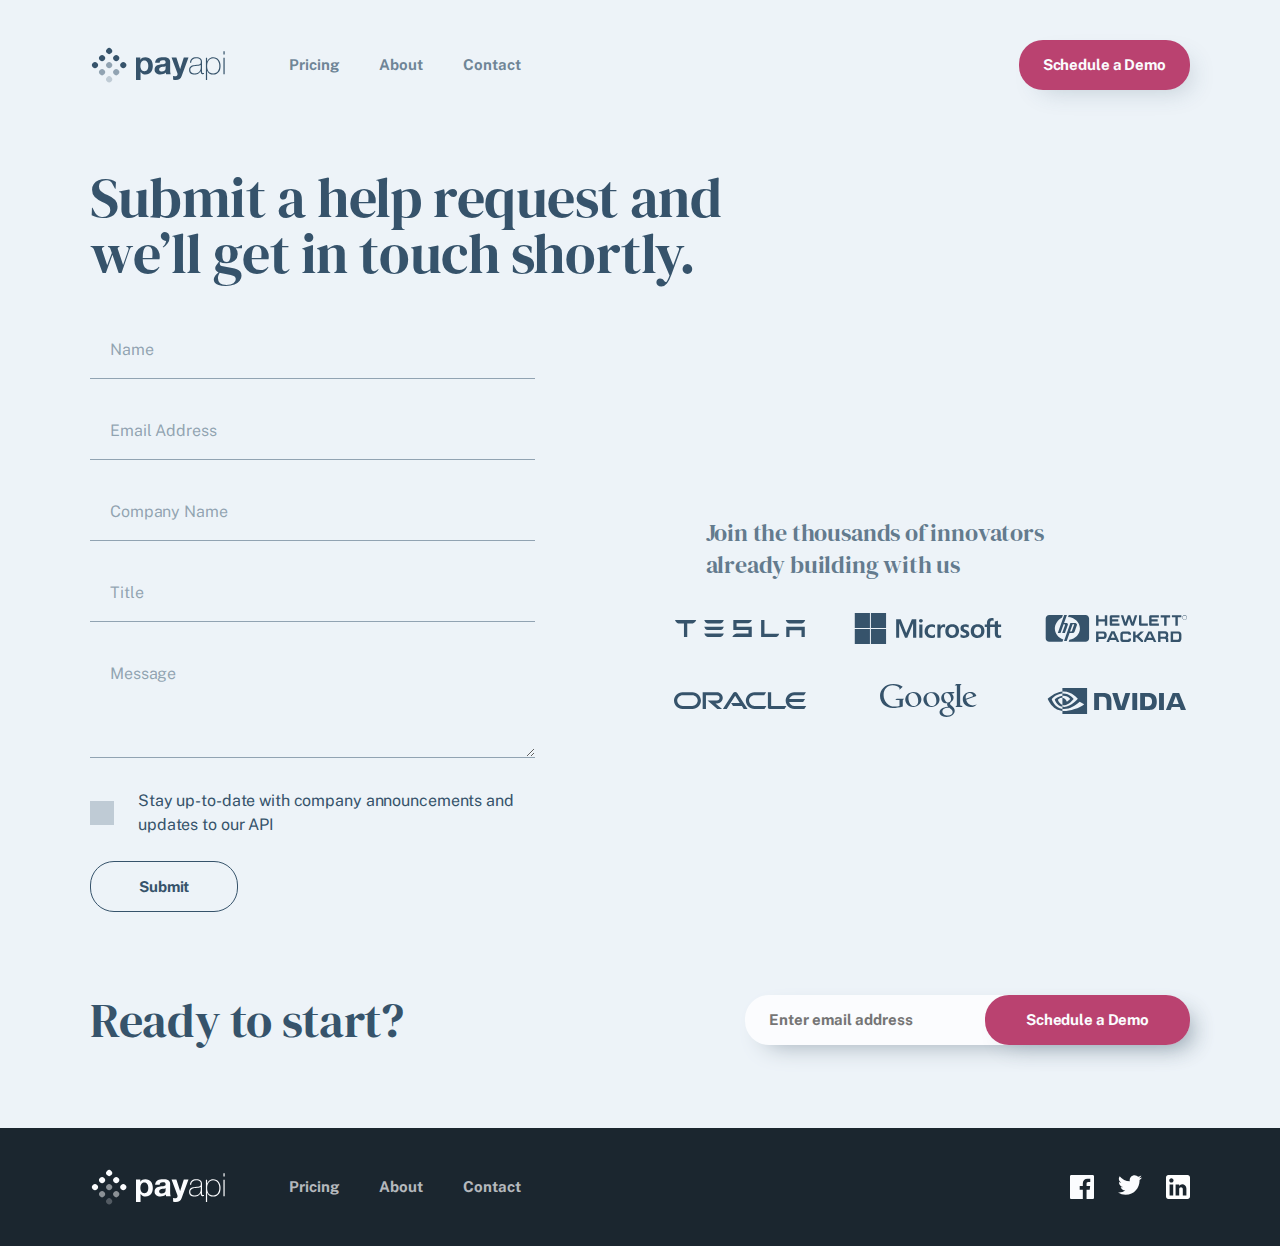
<file: pages/contact.html>
<!DOCTYPE html>
<html lang="en">
  <head>
    <meta charset="UTF-8" />
    <meta name="viewport" content="width=device-width, initial-scale=1.0" />
    <title>PayAPI - Contact</title>

    <link rel="preconnect" href="https://fonts.googleapis.com" />
    <link rel="preconnect" href="https://fonts.gstatic.com" crossorigin />
    <link
      href="https://fonts.googleapis.com/css2?family=DM+Serif+Display:ital@0;1&family=Public+Sans:ital,wght@0,100..900;1,100..900&display=swap"
      rel="stylesheet"
    />

    <link rel="stylesheet" href="../css/normalize.css" />
    <link rel="stylesheet" href="../css/reset.css" />
    <link rel="stylesheet" href="../css/main.css" />
    <link rel="stylesheet" href="../css/contact.css" />
  </head>
  <body>
    <header>
      <a href="..">
        <svg width="135" height="38" xmlns="http://www.w3.org/2000/svg">
          <g fill="#36536B" fill-rule="evenodd">
            <path
              d="M50.544 33.934v-7.84h.064a5.36 5.36 0 002.128 1.84c.864.416 1.808.624 2.832.624 1.216 0 2.277-.235 3.184-.704a6.738 6.738 0 002.272-1.888 8.147 8.147 0 001.36-2.72 11.37 11.37 0 00.448-3.2c0-1.173-.15-2.299-.448-3.376-.299-1.077-.757-2.021-1.376-2.832a6.937 6.937 0 00-2.336-1.952c-.939-.49-2.059-.736-3.36-.736-1.024 0-1.963.203-2.816.608-.853.405-1.557 1.056-2.112 1.952h-.064v-2.112H46v22.336h4.544zm3.808-8.768c-.725 0-1.344-.15-1.856-.448a3.595 3.595 0 01-1.232-1.168 5.044 5.044 0 01-.672-1.68 9.192 9.192 0 01-.208-1.952c0-.683.064-1.344.192-1.984a4.98 4.98 0 01.656-1.696c.31-.49.715-.89 1.216-1.2.501-.31 1.125-.464 1.872-.464.725 0 1.339.155 1.84.464.501.31.912.715 1.232 1.216.32.501.55 1.072.688 1.712.139.64.208 1.29.208 1.952 0 .661-.064 1.312-.192 1.952-.128.64-.347 1.2-.656 1.68-.31.48-.715.87-1.216 1.168-.501.299-1.125.448-1.872.448zm15.882 3.392c1.024 0 2.027-.15 3.008-.448a5.921 5.921 0 002.56-1.568 6.52 6.52 0 00.32 1.6h4.608c-.213-.341-.363-.853-.448-1.536a17.288 17.288 0 01-.128-2.144v-8.608c0-1.003-.224-1.808-.672-2.416a4.603 4.603 0 00-1.728-1.424 7.733 7.733 0 00-2.336-.688 18.543 18.543 0 00-2.528-.176c-.917 0-1.83.09-2.736.272a7.809 7.809 0 00-2.448.912 5.448 5.448 0 00-1.792 1.696c-.47.704-.736 1.59-.8 2.656h4.544c.085-.896.384-1.536.896-1.92.512-.384 1.216-.576 2.112-.576.405 0 .784.027 1.136.08.352.053.661.16.928.32s.48.384.64.672c.16.288.24.677.24 1.168.021.47-.117.827-.416 1.072-.299.245-.704.432-1.216.56-.512.128-1.099.224-1.76.288-.661.064-1.333.15-2.016.256-.683.107-1.36.25-2.032.432a5.735 5.735 0 00-1.792.816c-.523.363-.95.848-1.28 1.456-.33.608-.496 1.381-.496 2.32 0 .853.144 1.59.432 2.208a4.17 4.17 0 001.2 1.536c.512.405 1.11.704 1.792.896a8.127 8.127 0 002.208.288zm1.696-3.008c-.363 0-.715-.032-1.056-.096a2.566 2.566 0 01-.896-.336 1.717 1.717 0 01-.608-.656c-.15-.277-.224-.619-.224-1.024 0-.427.075-.779.224-1.056.15-.277.347-.507.592-.688a2.98 2.98 0 01.864-.432c.33-.107.667-.192 1.008-.256.363-.064.725-.117 1.088-.16.363-.043.71-.096 1.04-.16.33-.064.64-.144.928-.24.288-.096.528-.23.72-.4v1.696c0 .256-.027.597-.08 1.024a3.428 3.428 0 01-.432 1.264c-.235.416-.597.773-1.088 1.072-.49.299-1.184.448-2.08.448zm13.962 8.384c1.557 0 2.773-.288 3.648-.864.874-.576 1.557-1.536 2.048-2.88L98.5 11.598h-4.704L90.18 22.926h-.064l-3.744-11.328H81.54l5.792 15.52c.128.32.192.661.192 1.024 0 .49-.144.939-.432 1.344-.288.405-.731.64-1.328.704-.448.021-.896.01-1.344-.032-.448-.043-.886-.085-1.312-.128v3.744c.469.043.933.08 1.392.112.458.032.922.048 1.392.048zm18.698-5.408c.789 0 1.514-.096 2.176-.288a6.581 6.581 0 001.776-.8c.522-.341.965-.73 1.328-1.168.362-.437.64-.901.832-1.392h.064v.864c0 .341.026.656.08.944.053.288.154.539.304.752.149.213.368.384.656.512.288.128.677.192 1.168.192.34 0 .672-.043.992-.128V26.99a5.835 5.835 0 01-.896.096c-.278 0-.491-.059-.64-.176a.961.961 0 01-.32-.464 2.357 2.357 0 01-.112-.64c-.011-.235-.016-.47-.016-.704v-9.568c0-1.259-.454-2.277-1.36-3.056-.907-.779-2.352-1.168-4.336-1.168-1.984 0-3.515.453-4.592 1.36-1.078.907-1.66 2.267-1.744 4.08h1.216c.085-1.472.58-2.57 1.488-3.296.906-.725 2.096-1.088 3.568-1.088.832 0 1.536.085 2.112.256.576.17 1.045.405 1.408.704.362.299.629.64.8 1.024.17.384.256.8.256 1.248 0 .576-.032 1.056-.096 1.44a1.64 1.64 0 01-.48.944c-.256.245-.635.437-1.136.576-.502.139-1.19.24-2.064.304l-1.888.16c-.662.064-1.35.17-2.064.32-.715.15-1.366.4-1.952.752a4.367 4.367 0 00-1.456 1.44c-.384.608-.576 1.392-.576 2.352 0 1.579.48 2.747 1.44 3.504.96.757 2.314 1.136 4.064 1.136zm.032-1.056c-1.344 0-2.4-.293-3.168-.88-.768-.587-1.152-1.488-1.152-2.704 0-.768.149-1.392.448-1.872.298-.48.688-.859 1.168-1.136a5.213 5.213 0 011.616-.592 20.778 20.778 0 011.792-.272l2.048-.192a16.93 16.93 0 002.032-.288c.608-.128 1.06-.373 1.36-.736v3.072c0 .213-.06.624-.176 1.232-.118.608-.39 1.237-.816 1.888-.427.65-1.046 1.227-1.856 1.728-.811.501-1.91.752-3.296.752zm12.49 6.56v-9.312h.063c.491 1.344 1.27 2.315 2.336 2.912 1.067.597 2.283.896 3.648.896 1.26 0 2.352-.213 3.28-.64a6.254 6.254 0 002.304-1.776c.608-.757 1.062-1.659 1.36-2.704.3-1.045.448-2.197.448-3.456 0-1.152-.149-2.25-.448-3.296-.298-1.045-.752-1.963-1.36-2.752a6.651 6.651 0 00-2.304-1.888c-.928-.47-2.02-.704-3.28-.704-.896 0-1.69.139-2.384.416a6.39 6.39 0 00-1.776 1.04c-.49.416-.885.87-1.184 1.36-.298.49-.512.939-.64 1.344h-.064v-3.776h-1.216V34.03h1.216zm6.047-6.56c-1.152 0-2.117-.208-2.896-.624a5.008 5.008 0 01-1.856-1.664c-.458-.693-.784-1.493-.976-2.4a13.637 13.637 0 01-.288-2.832c0-.981.107-1.925.32-2.832a7.152 7.152 0 011.04-2.416 5.407 5.407 0 011.872-1.696c.768-.427 1.696-.64 2.784-.64 1.11 0 2.054.219 2.832.656a5.599 5.599 0 011.904 1.728c.491.715.854 1.525 1.088 2.432.235.907.352 1.83.352 2.768 0 1.024-.122 1.99-.368 2.896-.245.907-.618 1.701-1.12 2.384a5.487 5.487 0 01-1.92 1.632c-.778.405-1.7.608-2.768.608zm11.498-18.88V5.294h-1.216V8.59h1.216zm0 19.552V11.694h-1.216v16.448h1.216z"
              fill-rule="nonzero"
            />
            <g>
              <circle
                transform="rotate(45 19.142 5)"
                cx="19.142"
                cy="5"
                r="3"
              />
              <circle
                transform="rotate(45 26.213 12.071)"
                cx="26.213"
                cy="12.071"
                r="3"
              />
              <circle
                transform="rotate(45 33.284 19.142)"
                cx="33.284"
                cy="19.142"
                r="3"
              />
              <circle
                transform="rotate(45 12.071 12.071)"
                cx="12.071"
                cy="12.071"
                r="3"
              />
              <circle
                opacity=".5"
                transform="rotate(45 19.142 19.142)"
                cx="19.142"
                cy="19.142"
                r="3"
              />
              <circle
                opacity=".5"
                transform="rotate(45 26.213 26.213)"
                cx="26.213"
                cy="26.213"
                r="3"
              />
              <circle
                transform="rotate(45 5 19.142)"
                cx="5"
                cy="19.142"
                r="3"
              />
              <circle
                opacity=".5"
                transform="rotate(45 12.071 26.213)"
                cx="12.071"
                cy="26.213"
                r="3"
              />
              <circle
                opacity=".25"
                transform="rotate(45 19.142 33.284)"
                cx="19.142"
                cy="33.284"
                r="3"
              />
            </g>
          </g></svg
      ></a>

      <nav>
        <a class="link" href="../pages/pricing.html">Pricing</a>
        <a class="link" href="../pages/about.html">About</a>
        <a class="link" href="../pages/contact.html">Contact</a>
      </nav>

      <svg
        class="burger-menu"
        width="28"
        height="17"
        xmlns="http://www.w3.org/2000/svg"
      >
        <g fill="#36536B" fill-rule="evenodd">
          <path d="M0 0h28v3H0zM0 7h28v3H0zM0 14h28v3H0z" />
        </g>
      </svg>

      <a class="cta" href="#">Schedule a Demo</a>
    </header>

    <section class="form-section">
      <h1 class="h1-page-contact">
        Submit a help request and we’ll get in touch shortly.
      </h1>

      <div class="sections-wrapper">
        <form class="actual-form">
          <div class="element">
            <label class="hiden-label" for="name">Name</label>
            <input
              class="form-input"
              type="text"
              name="name"
              id="name"
              placeholder="Name"
            />
            <p class="error-message hidden">This field can’t be empty</p>
          </div>

          <div class="element">
            <label class="hiden-label" for="email">Email Address</label>
            <input
              class="form-input"
              type="email"
              name="email"
              id="email"
              placeholder="Email Address"
            />
            <p class="error-message hidden">This field can’t be empty</p>
          </div>

          <div class="element">
            <label class="hiden-label" for="company-name">Company Name</label>
            <input
              class="form-input"
              type="text"
              name="company-name"
              id="company-name"
              placeholder="Company Name"
            />
          </div>

          <div class="element">
            <label class="hiden-label" for="title">Title</label>
            <input
              class="form-input"
              type="text"
              name="title"
              id="title"
              placeholder="Title"
            />
            <p class="error-message hidden">This field can’t be empty</p>
          </div>

          <div class="element">
            <label class="hiden-label" for="message">Message</label>
            <textarea
              class="form-input"
              name="message"
              id="message"
              placeholder="Message"
            ></textarea>
            <p class="error-message hidden">This field can’t be empty</p>
          </div>

          <div class="element checkbox-wrapper">
            <input
              class="form-checkbox"
              type="checkbox"
              name="stay-up-to-date"
              id="stay-up-to-date"
            />
            <label class="label" for="stay-up-to-date">
              Stay up-to-date with company announcements and updates to our API
            </label>
          </div>

          <div class="button-wrapper">
            <button class="button" type="submit">Submit</button>
          </div>
        </form>

        <section class="innovators">
          <h2 class="statement">
            Join the thousands of innovators already building with us
          </h2>

          <div class="partners-logos">
            <!-- tesla -->
            <div class="partner-logo-wrapper">
              <img
                class="partner-logo"
                src="../assets/contact/desktop/tesla.svg"
                alt="tesla"
              />
            </div>
            <!-- microsoft -->
            <div class="partner-logo-wrapper">
              <img
                class="partner-logo"
                src="../assets/contact/desktop/microsoft.svg"
                alt="microsoft"
              />
            </div>
            <!-- hp -->
            <div class="partner-logo-wrapper">
              <img
                class="partner-logo"
                src="../assets/contact/desktop/hewlett-packard.svg"
                alt="hewlett packard"
              />
            </div>
            <!-- oracle -->
            <div class="partner-logo-wrapper">
              <img
                class="partner-logo"
                src="../assets/contact/desktop/oracle.svg"
                alt="oracle"
              />
            </div>
            <!-- google -->
            <div class="partner-logo-wrapper">
              <img
                class="partner-logo"
                src="../assets/contact/desktop/google.svg"
                alt="google"
              />
            </div>
            <!-- nvidia -->
            <div class="partner-logo-wrapper">
              <img
                class="partner-logo"
                src="../assets/contact/desktop/nvidia.svg"
                alt="nvidia"
              />
            </div>
          </div>
        </section>
      </div>
    </section>

    <section class="ready-to-start">
      <h2 class="title">Ready to start?</h2>

      <div class="form-wrapper">
        <form class="form-cta" action="">
          <input
            class="input-email"
            type="email"
            placeholder="Enter email address"
          />
          <button class="cta submit-button" type="submit">
            Schedule a Demo
          </button>
        </form>
      </div>
    </section>

    <footer>
      <div class="footer-wrapper">
        <a href="..">
          <svg
            width="135"
            height="38"
            viewBox="0 0 135 38"
            fill="none"
            xmlns="http://www.w3.org/2000/svg"
          >
            <path
              fill-rule="evenodd"
              clip-rule="evenodd"
              d="M134.657 8.58995V5.29395H133.441V8.58995H134.657ZM50.544 33.9339V26.0939H50.608C51.1627 26.9046 51.872 27.5179 52.736 27.9339C53.6 28.3499 54.544 28.5579 55.568 28.5579C56.784 28.5579 57.8453 28.3233 58.752 27.8539C59.6587 27.3846 60.416 26.7553 61.024 25.9659C61.632 25.1766 62.0853 24.2699 62.384 23.2459C62.6827 22.2219 62.832 21.1553 62.832 20.0459C62.832 18.8726 62.6827 17.7473 62.384 16.6699C62.0853 15.5926 61.6267 14.6486 61.008 13.8379C60.3893 13.0273 59.6107 12.3766 58.672 11.8859C57.7333 11.3953 56.6133 11.1499 55.312 11.1499C54.288 11.1499 53.3493 11.3526 52.496 11.7579C51.6427 12.1633 50.9387 12.8139 50.384 13.7099H50.32V11.5979H46V33.9339H50.544ZM54.352 25.1659C53.6267 25.1659 53.008 25.0166 52.496 24.7179C51.984 24.4193 51.5733 24.0299 51.264 23.5499C50.9547 23.0699 50.7307 22.5099 50.592 21.8699C50.4533 21.2299 50.384 20.5793 50.384 19.9179C50.384 19.2353 50.448 18.5739 50.576 17.9339C50.704 17.2939 50.9227 16.7286 51.232 16.2379C51.5413 15.7473 51.9467 15.3473 52.448 15.0379C52.9493 14.7286 53.5733 14.5739 54.32 14.5739C55.0453 14.5739 55.6587 14.7286 56.16 15.0379C56.6613 15.3473 57.072 15.7526 57.392 16.2539C57.712 16.7553 57.9413 17.3259 58.08 17.9659C58.2187 18.6059 58.288 19.2566 58.288 19.9179C58.288 20.5793 58.224 21.2299 58.096 21.8699C57.968 22.5099 57.7493 23.0699 57.44 23.5499C57.1307 24.0299 56.7253 24.4193 56.224 24.7179C55.7227 25.0166 55.0987 25.1659 54.352 25.1659ZM73.2418 28.1099C72.2605 28.4086 71.2578 28.5579 70.2338 28.5579C69.4445 28.5579 68.7085 28.4619 68.0258 28.2699C67.3432 28.0779 66.7458 27.7793 66.2338 27.3739C65.7218 26.9686 65.3218 26.4566 65.0338 25.8379C64.7458 25.2193 64.6018 24.4833 64.6018 23.6299C64.6018 22.6913 64.7672 21.9179 65.0978 21.3099C65.4285 20.7019 65.8552 20.2166 66.3778 19.8539C66.9005 19.4913 67.4978 19.2193 68.1698 19.0379C68.8418 18.8566 69.5192 18.7126 70.2018 18.6059C70.8845 18.4993 71.5565 18.4139 72.2178 18.3499C72.8792 18.2859 73.4658 18.1899 73.9778 18.0619C74.4898 17.9339 74.8952 17.7473 75.1938 17.5019C75.4925 17.2566 75.6312 16.8993 75.6098 16.4299C75.6098 15.9393 75.5298 15.5499 75.3698 15.2619C75.2098 14.9739 74.9965 14.7499 74.7298 14.5899C74.4632 14.4299 74.1538 14.3233 73.8018 14.2699C73.4498 14.2166 73.0712 14.1899 72.6658 14.1899C71.7698 14.1899 71.0658 14.3819 70.5538 14.7659C70.0418 15.1499 69.7432 15.7899 69.6578 16.6859H65.1138C65.1778 15.6193 65.4445 14.7339 65.9138 14.0299C66.3832 13.3259 66.9805 12.7606 67.7058 12.3339C68.4312 11.9073 69.2472 11.6033 70.1538 11.4219C71.0605 11.2406 71.9725 11.1499 72.8898 11.1499C73.7218 11.1499 74.5645 11.2086 75.4178 11.3259C76.2712 11.4433 77.0498 11.6726 77.7538 12.0139C78.4578 12.3553 79.0338 12.8299 79.4818 13.4379C79.9298 14.0459 80.1538 14.8513 80.1538 15.8539V24.4619C80.1538 25.2086 80.1965 25.9233 80.2818 26.6059C80.3672 27.2886 80.5165 27.8006 80.7298 28.1419H76.1218C76.0365 27.8859 75.9672 27.6246 75.9138 27.3579C75.8605 27.0913 75.8232 26.8193 75.8018 26.5419C75.0765 27.2886 74.2232 27.8113 73.2418 28.1099ZM71.9298 25.5499C71.5672 25.5499 71.2152 25.5179 70.8738 25.4539C70.5325 25.3899 70.2338 25.2779 69.9778 25.1179C69.7218 24.9579 69.5192 24.7393 69.3698 24.4619C69.2205 24.1846 69.1458 23.8433 69.1458 23.4379C69.1458 23.0113 69.2205 22.6593 69.3698 22.3819C69.5192 22.1046 69.7165 21.8753 69.9618 21.6939C70.2072 21.5126 70.4952 21.3686 70.8258 21.2619C71.1565 21.1553 71.4925 21.0699 71.8338 21.0059C72.1965 20.9419 72.5592 20.8886 72.9218 20.8459C73.2845 20.8033 73.6312 20.7499 73.9618 20.6859C74.2925 20.6219 74.6018 20.5419 74.8898 20.4459C75.1778 20.3499 75.4178 20.2166 75.6098 20.0459V21.7419C75.6098 21.9979 75.5832 22.3393 75.5298 22.7659C75.4765 23.1926 75.3325 23.6139 75.0978 24.0299C74.8632 24.4459 74.5005 24.8033 74.0098 25.1019C73.5192 25.4006 72.8258 25.5499 71.9298 25.5499ZM89.5397 33.0699C88.665 33.6459 87.449 33.9339 85.8917 33.9339C85.4224 33.9339 84.9584 33.9179 84.4997 33.8859C84.041 33.8539 83.577 33.8166 83.1077 33.7739V30.0299C83.5344 30.0726 83.9717 30.1153 84.4197 30.1579C84.8677 30.2006 85.3157 30.2113 85.7637 30.1899C86.361 30.1259 86.8037 29.8913 87.0917 29.4859C87.3797 29.0806 87.5237 28.6326 87.5237 28.1419C87.5237 27.7793 87.4597 27.4379 87.3317 27.1179L81.5397 11.5979H86.3717L90.1157 22.9259H90.1797L93.7957 11.5979H98.4997L91.5877 30.1899C91.097 31.5339 90.4144 32.4939 89.5397 33.0699ZM104.59 28.5259C105.379 28.5259 106.104 28.4299 106.766 28.2379C107.427 28.0459 108.019 27.7793 108.542 27.4379C109.064 27.0966 109.507 26.7073 109.87 26.2699C110.232 25.8326 110.51 25.3686 110.702 24.8779H110.766V25.7419C110.766 26.0833 110.792 26.3979 110.846 26.6859C110.899 26.9739 111 27.2246 111.15 27.4379C111.299 27.6513 111.518 27.8219 111.806 27.9499C112.094 28.0779 112.483 28.1419 112.974 28.1419C113.315 28.1419 113.646 28.0993 113.966 28.0139V26.9899C113.582 27.0539 113.283 27.0859 113.07 27.0859C112.792 27.0859 112.579 27.0273 112.43 26.9099C112.28 26.7926 112.174 26.6379 112.11 26.4459C112.046 26.2539 112.008 26.0406 111.998 25.8059C111.987 25.5713 111.982 25.3366 111.982 25.1019V15.5339C111.982 14.2753 111.528 13.2566 110.622 12.4779C109.715 11.6993 108.27 11.3099 106.286 11.3099C104.302 11.3099 102.771 11.7633 101.694 12.6699C100.616 13.5766 100.035 14.9366 99.9495 16.7499H101.166C101.251 15.2779 101.747 14.1793 102.654 13.4539C103.56 12.7286 104.75 12.3659 106.222 12.3659C107.054 12.3659 107.758 12.4513 108.334 12.6219C108.91 12.7926 109.379 13.0273 109.742 13.3259C110.104 13.6246 110.371 13.9659 110.542 14.3499C110.712 14.7339 110.798 15.1499 110.798 15.5979C110.798 16.1739 110.766 16.6539 110.702 17.0379C110.638 17.4219 110.478 17.7366 110.222 17.9819C109.966 18.2273 109.587 18.4193 109.086 18.5579C108.584 18.6966 107.896 18.7979 107.022 18.8619L105.134 19.0219C104.472 19.0859 103.784 19.1926 103.07 19.3419C102.355 19.4913 101.704 19.7419 101.118 20.0939C100.531 20.4459 100.046 20.9259 99.6615 21.5339C99.2775 22.1419 99.0855 22.9259 99.0855 23.8859C99.0855 25.4646 99.5655 26.6326 100.526 27.3899C101.486 28.1473 102.84 28.5259 104.59 28.5259ZM101.454 26.5899C102.222 27.1766 103.278 27.4699 104.622 27.4699C106.008 27.4699 107.107 27.2193 107.918 26.7179C108.728 26.2166 109.347 25.6406 109.774 24.9899C110.2 24.3393 110.472 23.7099 110.59 23.1019C110.707 22.4939 110.766 22.0833 110.766 21.8699V18.7979C110.467 19.1606 110.014 19.4059 109.406 19.5339C108.798 19.6619 108.12 19.7579 107.374 19.8219L105.326 20.0139C104.728 20.0779 104.131 20.1686 103.534 20.2859C102.936 20.4033 102.398 20.6006 101.918 20.8779C101.438 21.1553 101.048 21.5339 100.75 22.0139C100.451 22.4939 100.302 23.1179 100.302 23.8859C100.302 25.1019 100.686 26.0033 101.454 26.5899ZM117.111 34.0299V24.7179H117.175C117.666 26.0619 118.445 27.0326 119.511 27.6299C120.578 28.2273 121.794 28.5259 123.159 28.5259C124.418 28.5259 125.511 28.3126 126.439 27.8859C127.367 27.4593 128.135 26.8673 128.743 26.1099C129.351 25.3526 129.805 24.4513 130.103 23.4059C130.402 22.3606 130.551 21.2086 130.551 19.9499C130.551 18.7979 130.402 17.6993 130.103 16.6539C129.805 15.6086 129.351 14.6913 128.743 13.9019C128.135 13.1126 127.367 12.4833 126.439 12.0139C125.511 11.5446 124.418 11.3099 123.159 11.3099C122.263 11.3099 121.469 11.4486 120.775 11.7259C120.082 12.0033 119.49 12.3499 118.999 12.7659C118.509 13.1819 118.114 13.6353 117.815 14.1259C117.517 14.6166 117.303 15.0646 117.175 15.4699H117.111V11.6939H115.895V34.0299H117.111ZM120.263 26.8459C121.042 27.2619 122.007 27.4699 123.159 27.4699C124.226 27.4699 125.149 27.2673 125.927 26.8619C126.706 26.4566 127.346 25.9126 127.847 25.2299C128.349 24.5473 128.722 23.7526 128.967 22.8459C129.213 21.9393 129.335 20.9739 129.335 19.9499C129.335 19.0113 129.218 18.0886 128.983 17.1819C128.749 16.2753 128.386 15.4646 127.895 14.7499C127.405 14.0353 126.77 13.4593 125.991 13.0219C125.213 12.5846 124.269 12.3659 123.159 12.3659C122.071 12.3659 121.143 12.5793 120.375 13.0059C119.607 13.4326 118.983 13.9979 118.503 14.7019C118.023 15.4059 117.677 16.2113 117.463 17.1179C117.25 18.0246 117.143 18.9686 117.143 19.9499C117.143 20.9313 117.239 21.8753 117.431 22.7819C117.623 23.6886 117.949 24.4886 118.407 25.1819C118.866 25.8753 119.485 26.4299 120.263 26.8459ZM133.441 11.6939H134.657V28.1419H133.441V11.6939Z"
              fill="#FBFCFE"
            />
            <circle
              cx="19.1421"
              cy="5.00045"
              r="3"
              transform="rotate(45 19.1421 5.00045)"
              fill="#FBFCFE"
            />
            <circle
              cx="26.2133"
              cy="12.0708"
              r="3"
              transform="rotate(45 26.2133 12.0708)"
              fill="#FBFCFE"
            />
            <circle
              cx="33.2843"
              cy="19.1421"
              r="3"
              transform="rotate(45 33.2843 19.1421)"
              fill="#FBFCFE"
            />
            <circle
              cx="12.071"
              cy="12.0708"
              r="3"
              transform="rotate(45 12.071 12.0708)"
              fill="#FBFCFE"
            />
            <circle
              opacity="0.5"
              cx="19.1421"
              cy="19.1421"
              r="3"
              transform="rotate(45 19.1421 19.1421)"
              fill="#FBFCFE"
            />
            <circle
              opacity="0.5"
              cx="26.2133"
              cy="26.2133"
              r="3"
              transform="rotate(45 26.2133 26.2133)"
              fill="#FBFCFE"
            />
            <circle
              cx="5"
              cy="19.1421"
              r="3"
              transform="rotate(45 5 19.1421)"
              fill="#FBFCFE"
            />
            <circle
              opacity="0.5"
              cx="12.071"
              cy="26.2133"
              r="3"
              transform="rotate(45 12.071 26.2133)"
              fill="#FBFCFE"
            />
            <circle
              opacity="0.25"
              cx="19.1421"
              cy="33.2846"
              r="3"
              transform="rotate(45 19.1421 33.2846)"
              fill="#FBFCFE"
            /></svg
        ></a>

        <nav>
          <a class="link" href="../pages/pricing.html">Pricing</a>
          <a class="link" href="../pages/about.html">About</a>
          <a class="link" href="../pages/contact.html">Contact</a>
        </nav>

        <ul>
          <!-- facebook -->
          <a class="social-link-logo" href="#"
            ><svg width="24" height="24" xmlns="http://www.w3.org/2000/svg">
              <path
                d="M22.675 0H1.325C.593 0 0 .593 0 1.325v21.351C0 23.407.593 24 1.325 24H12.82v-9.294H9.692v-3.622h3.128V8.413c0-3.1 1.893-4.788 4.659-4.788 1.325 0 2.463.099 2.795.143v3.24l-1.918.001c-1.504 0-1.795.715-1.795 1.763v2.313h3.587l-.467 3.622h-3.12V24h6.116c.73 0 1.323-.593 1.323-1.325V1.325C24 .593 23.407 0 22.675 0z"
                fill="#FBFCFE"
                fill-rule="nonzero"
              /></svg
          ></a>
          <!-- twitter -->
          <a class="social-link-logo" href="#"
            ><svg width="24" height="20" xmlns="http://www.w3.org/2000/svg">
              <path
                d="M24 2.557a9.83 9.83 0 01-2.828.775A4.932 4.932 0 0023.337.608a9.864 9.864 0 01-3.127 1.195A4.916 4.916 0 0016.616.248c-3.179 0-5.515 2.966-4.797 6.045A13.978 13.978 0 011.671 1.149a4.93 4.93 0 001.523 6.574 4.903 4.903 0 01-2.229-.616c-.054 2.281 1.581 4.415 3.949 4.89a4.935 4.935 0 01-2.224.084 4.928 4.928 0 004.6 3.419A9.9 9.9 0 010 17.54a13.94 13.94 0 007.548 2.212c9.142 0 14.307-7.721 13.995-14.646A10.025 10.025 0 0024 2.557z"
                fill="#FBFCFE"
                fill-rule="nonzero"
              /></svg
          ></a>
          <!-- linkedin -->
          <a class="social-link-logo" href="#"
            ><svg width="24" height="24" xmlns="http://www.w3.org/2000/svg">
              <path
                d="M21.6 0H2.4C1.08 0 0 1.08 0 2.4v19.2C0 22.92 1.08 24 2.4 24h19.2c1.32 0 2.4-1.08 2.4-2.4V2.4C24 1.08 22.92 0 21.6 0zM7.2 20.4H3.6V9.6h3.6v10.8zM5.4 7.56c-1.2 0-2.16-.96-2.16-2.16 0-1.2.96-2.16 2.16-2.16 1.2 0 2.16.96 2.16 2.16 0 1.2-.96 2.16-2.16 2.16zm15 12.84h-3.6v-6.36c0-.96-.84-1.8-1.8-1.8-.96 0-1.8.84-1.8 1.8v6.36H9.6V9.6h3.6v1.44c.6-.96 1.92-1.68 3-1.68 2.28 0 4.2 1.92 4.2 4.2v6.84z"
                fill="#FFF"
                fill-rule="nonzero"
              /></svg
          ></a>
        </ul>
      </div>
    </footer>

    <script src="../js/app.js"></script>
  </body>
</html>
</file>
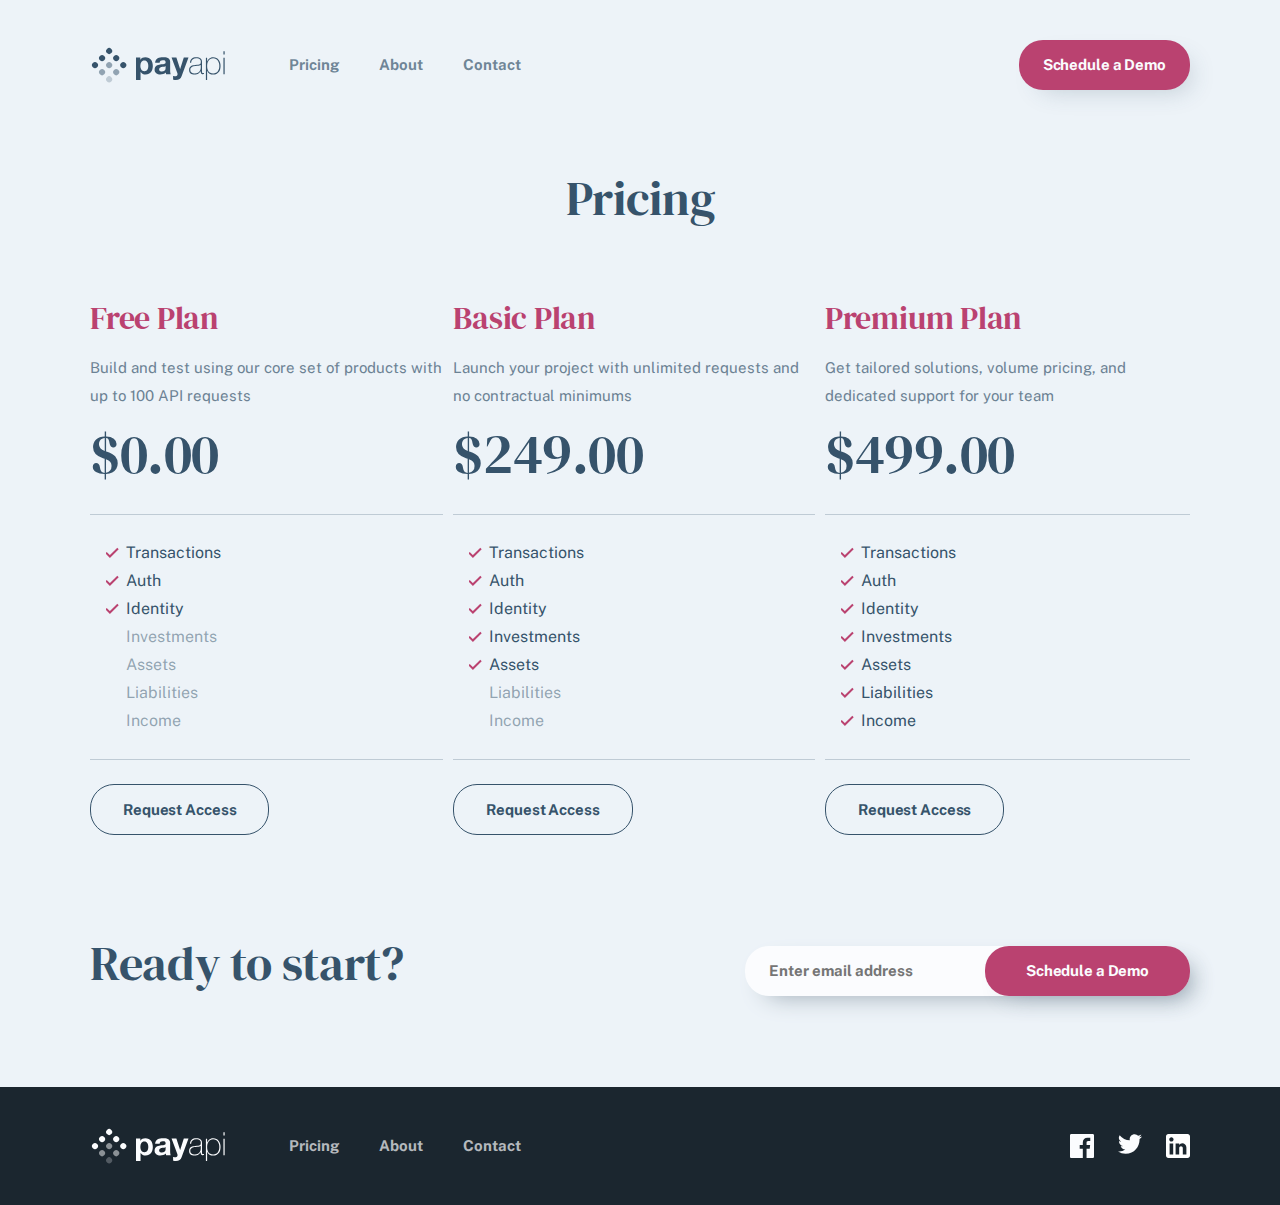
<file: pages/pricing.html>
<!DOCTYPE html>
<html lang="en">
  <head>
    <meta charset="UTF-8" />
    <meta name="viewport" content="width=device-width, initial-scale=1.0" />
    <title>PayAPI - Pricing</title>

    <link rel="preconnect" href="https://fonts.googleapis.com" />
    <link rel="preconnect" href="https://fonts.gstatic.com" crossorigin />
    <link
      href="https://fonts.googleapis.com/css2?family=DM+Serif+Display:ital@0;1&family=Public+Sans:ital,wght@0,100..900;1,100..900&display=swap"
      rel="stylesheet"
    />

    <link rel="stylesheet" href="../css/normalize.css" />
    <link rel="stylesheet" href="../css/reset.css" />
    <link rel="stylesheet" href="../css/main.css" />
    <link rel="stylesheet" href="../css/pricing.css" />
  </head>
  <body>
    <header>
      <a href="..">
        <svg width="135" height="38" xmlns="http://www.w3.org/2000/svg">
          <g fill="#36536B" fill-rule="evenodd">
            <path
              d="M50.544 33.934v-7.84h.064a5.36 5.36 0 002.128 1.84c.864.416 1.808.624 2.832.624 1.216 0 2.277-.235 3.184-.704a6.738 6.738 0 002.272-1.888 8.147 8.147 0 001.36-2.72 11.37 11.37 0 00.448-3.2c0-1.173-.15-2.299-.448-3.376-.299-1.077-.757-2.021-1.376-2.832a6.937 6.937 0 00-2.336-1.952c-.939-.49-2.059-.736-3.36-.736-1.024 0-1.963.203-2.816.608-.853.405-1.557 1.056-2.112 1.952h-.064v-2.112H46v22.336h4.544zm3.808-8.768c-.725 0-1.344-.15-1.856-.448a3.595 3.595 0 01-1.232-1.168 5.044 5.044 0 01-.672-1.68 9.192 9.192 0 01-.208-1.952c0-.683.064-1.344.192-1.984a4.98 4.98 0 01.656-1.696c.31-.49.715-.89 1.216-1.2.501-.31 1.125-.464 1.872-.464.725 0 1.339.155 1.84.464.501.31.912.715 1.232 1.216.32.501.55 1.072.688 1.712.139.64.208 1.29.208 1.952 0 .661-.064 1.312-.192 1.952-.128.64-.347 1.2-.656 1.68-.31.48-.715.87-1.216 1.168-.501.299-1.125.448-1.872.448zm15.882 3.392c1.024 0 2.027-.15 3.008-.448a5.921 5.921 0 002.56-1.568 6.52 6.52 0 00.32 1.6h4.608c-.213-.341-.363-.853-.448-1.536a17.288 17.288 0 01-.128-2.144v-8.608c0-1.003-.224-1.808-.672-2.416a4.603 4.603 0 00-1.728-1.424 7.733 7.733 0 00-2.336-.688 18.543 18.543 0 00-2.528-.176c-.917 0-1.83.09-2.736.272a7.809 7.809 0 00-2.448.912 5.448 5.448 0 00-1.792 1.696c-.47.704-.736 1.59-.8 2.656h4.544c.085-.896.384-1.536.896-1.92.512-.384 1.216-.576 2.112-.576.405 0 .784.027 1.136.08.352.053.661.16.928.32s.48.384.64.672c.16.288.24.677.24 1.168.021.47-.117.827-.416 1.072-.299.245-.704.432-1.216.56-.512.128-1.099.224-1.76.288-.661.064-1.333.15-2.016.256-.683.107-1.36.25-2.032.432a5.735 5.735 0 00-1.792.816c-.523.363-.95.848-1.28 1.456-.33.608-.496 1.381-.496 2.32 0 .853.144 1.59.432 2.208a4.17 4.17 0 001.2 1.536c.512.405 1.11.704 1.792.896a8.127 8.127 0 002.208.288zm1.696-3.008c-.363 0-.715-.032-1.056-.096a2.566 2.566 0 01-.896-.336 1.717 1.717 0 01-.608-.656c-.15-.277-.224-.619-.224-1.024 0-.427.075-.779.224-1.056.15-.277.347-.507.592-.688a2.98 2.98 0 01.864-.432c.33-.107.667-.192 1.008-.256.363-.064.725-.117 1.088-.16.363-.043.71-.096 1.04-.16.33-.064.64-.144.928-.24.288-.096.528-.23.72-.4v1.696c0 .256-.027.597-.08 1.024a3.428 3.428 0 01-.432 1.264c-.235.416-.597.773-1.088 1.072-.49.299-1.184.448-2.08.448zm13.962 8.384c1.557 0 2.773-.288 3.648-.864.874-.576 1.557-1.536 2.048-2.88L98.5 11.598h-4.704L90.18 22.926h-.064l-3.744-11.328H81.54l5.792 15.52c.128.32.192.661.192 1.024 0 .49-.144.939-.432 1.344-.288.405-.731.64-1.328.704-.448.021-.896.01-1.344-.032-.448-.043-.886-.085-1.312-.128v3.744c.469.043.933.08 1.392.112.458.032.922.048 1.392.048zm18.698-5.408c.789 0 1.514-.096 2.176-.288a6.581 6.581 0 001.776-.8c.522-.341.965-.73 1.328-1.168.362-.437.64-.901.832-1.392h.064v.864c0 .341.026.656.08.944.053.288.154.539.304.752.149.213.368.384.656.512.288.128.677.192 1.168.192.34 0 .672-.043.992-.128V26.99a5.835 5.835 0 01-.896.096c-.278 0-.491-.059-.64-.176a.961.961 0 01-.32-.464 2.357 2.357 0 01-.112-.64c-.011-.235-.016-.47-.016-.704v-9.568c0-1.259-.454-2.277-1.36-3.056-.907-.779-2.352-1.168-4.336-1.168-1.984 0-3.515.453-4.592 1.36-1.078.907-1.66 2.267-1.744 4.08h1.216c.085-1.472.58-2.57 1.488-3.296.906-.725 2.096-1.088 3.568-1.088.832 0 1.536.085 2.112.256.576.17 1.045.405 1.408.704.362.299.629.64.8 1.024.17.384.256.8.256 1.248 0 .576-.032 1.056-.096 1.44a1.64 1.64 0 01-.48.944c-.256.245-.635.437-1.136.576-.502.139-1.19.24-2.064.304l-1.888.16c-.662.064-1.35.17-2.064.32-.715.15-1.366.4-1.952.752a4.367 4.367 0 00-1.456 1.44c-.384.608-.576 1.392-.576 2.352 0 1.579.48 2.747 1.44 3.504.96.757 2.314 1.136 4.064 1.136zm.032-1.056c-1.344 0-2.4-.293-3.168-.88-.768-.587-1.152-1.488-1.152-2.704 0-.768.149-1.392.448-1.872.298-.48.688-.859 1.168-1.136a5.213 5.213 0 011.616-.592 20.778 20.778 0 011.792-.272l2.048-.192a16.93 16.93 0 002.032-.288c.608-.128 1.06-.373 1.36-.736v3.072c0 .213-.06.624-.176 1.232-.118.608-.39 1.237-.816 1.888-.427.65-1.046 1.227-1.856 1.728-.811.501-1.91.752-3.296.752zm12.49 6.56v-9.312h.063c.491 1.344 1.27 2.315 2.336 2.912 1.067.597 2.283.896 3.648.896 1.26 0 2.352-.213 3.28-.64a6.254 6.254 0 002.304-1.776c.608-.757 1.062-1.659 1.36-2.704.3-1.045.448-2.197.448-3.456 0-1.152-.149-2.25-.448-3.296-.298-1.045-.752-1.963-1.36-2.752a6.651 6.651 0 00-2.304-1.888c-.928-.47-2.02-.704-3.28-.704-.896 0-1.69.139-2.384.416a6.39 6.39 0 00-1.776 1.04c-.49.416-.885.87-1.184 1.36-.298.49-.512.939-.64 1.344h-.064v-3.776h-1.216V34.03h1.216zm6.047-6.56c-1.152 0-2.117-.208-2.896-.624a5.008 5.008 0 01-1.856-1.664c-.458-.693-.784-1.493-.976-2.4a13.637 13.637 0 01-.288-2.832c0-.981.107-1.925.32-2.832a7.152 7.152 0 011.04-2.416 5.407 5.407 0 011.872-1.696c.768-.427 1.696-.64 2.784-.64 1.11 0 2.054.219 2.832.656a5.599 5.599 0 011.904 1.728c.491.715.854 1.525 1.088 2.432.235.907.352 1.83.352 2.768 0 1.024-.122 1.99-.368 2.896-.245.907-.618 1.701-1.12 2.384a5.487 5.487 0 01-1.92 1.632c-.778.405-1.7.608-2.768.608zm11.498-18.88V5.294h-1.216V8.59h1.216zm0 19.552V11.694h-1.216v16.448h1.216z"
              fill-rule="nonzero"
            />
            <g>
              <circle
                transform="rotate(45 19.142 5)"
                cx="19.142"
                cy="5"
                r="3"
              />
              <circle
                transform="rotate(45 26.213 12.071)"
                cx="26.213"
                cy="12.071"
                r="3"
              />
              <circle
                transform="rotate(45 33.284 19.142)"
                cx="33.284"
                cy="19.142"
                r="3"
              />
              <circle
                transform="rotate(45 12.071 12.071)"
                cx="12.071"
                cy="12.071"
                r="3"
              />
              <circle
                opacity=".5"
                transform="rotate(45 19.142 19.142)"
                cx="19.142"
                cy="19.142"
                r="3"
              />
              <circle
                opacity=".5"
                transform="rotate(45 26.213 26.213)"
                cx="26.213"
                cy="26.213"
                r="3"
              />
              <circle
                transform="rotate(45 5 19.142)"
                cx="5"
                cy="19.142"
                r="3"
              />
              <circle
                opacity=".5"
                transform="rotate(45 12.071 26.213)"
                cx="12.071"
                cy="26.213"
                r="3"
              />
              <circle
                opacity=".25"
                transform="rotate(45 19.142 33.284)"
                cx="19.142"
                cy="33.284"
                r="3"
              />
            </g>
          </g></svg
      ></a>

      <nav>
        <a class="link" href="../pages/pricing.html">Pricing</a>
        <a class="link" href="../pages/about.html">About</a>
        <a class="link" href="../pages/contact.html">Contact</a>
      </nav>

      <svg
        class="burger-menu"
        width="28"
        height="17"
        xmlns="http://www.w3.org/2000/svg"
      >
        <g fill="#36536B" fill-rule="evenodd">
          <path d="M0 0h28v3H0zM0 7h28v3H0zM0 14h28v3H0z" />
        </g>
      </svg>

      <a class="cta" href="#">Schedule a Demo</a>
    </header>

    <section class="pricing">
      <h1 class="main-title">Pricing</h1>

      <div class="plans">
        <section class="plan">
          <div class="plan-description">
            <h2 class="title">Free Plan</h2>
            <p class="description">
              Build and test using our core set of products with up to 100 API
              requests
            </p>
            <h3 class="price">$0.00</h3>
          </div>

          <div class="functionalities-wrapper">
            <ul class="functionalities">
              <li class="functionality active-functionality">Transactions</li>
              <li class="functionality active-functionality">Auth</li>
              <li class="functionality active-functionality">Identity</li>
              <li class="functionality">Investments</li>
              <li class="functionality">Assets</li>
              <li class="functionality">Liabilities</li>
              <li class="functionality">Income</li>
            </ul>
          </div>

          <a class="button" href="#">Request Access</a>
        </section>

        <section class="plan">
          <div class="plan-description">
            <h2 class="title">Basic Plan</h2>
            <p class="description">
              Launch your project with unlimited requests and no contractual
              minimums
            </p>
            <h3 class="price">$249.00</h3>
          </div>

          <div class="functionalities-wrapper">
            <ul class="functionalities">
              <li class="functionality active-functionality">Transactions</li>
              <li class="functionality active-functionality">Auth</li>
              <li class="functionality active-functionality">Identity</li>
              <li class="functionality active-functionality">Investments</li>
              <li class="functionality active-functionality">Assets</li>
              <li class="functionality">Liabilities</li>
              <li class="functionality">Income</li>
            </ul>
          </div>

          <a class="button" href="#">Request Access</a>
        </section>

        <section class="plan">
          <div class="plan-description">
            <h2 class="title">Premium Plan</h2>
            <p class="description">
              Get tailored solutions, volume pricing, and dedicated support for
              your team
            </p>
            <h3 class="price">$499.00</h3>
          </div>

          <div class="functionalities-wrapper">
            <ul class="functionalities">
              <li class="functionality active-functionality">Transactions</li>
              <li class="functionality active-functionality">Auth</li>
              <li class="functionality active-functionality">Identity</li>
              <li class="functionality active-functionality">Investments</li>
              <li class="functionality active-functionality">Assets</li>
              <li class="functionality active-functionality">Liabilities</li>
              <li class="functionality active-functionality">Income</li>
            </ul>
          </div>

          <a class="button" href="#">Request Access</a>
        </section>
      </div>
    </section>

    <section class="ready-to-start">
      <h2 class="title">Ready to start?</h2>

      <div class="form-wrapper">
        <form class="form-cta" action="">
          <input
            class="input-email"
            type="email"
            placeholder="Enter email address"
          />
          <button class="cta submit-button" type="submit">
            Schedule a Demo
          </button>
        </form>
      </div>
    </section>

    <footer>
      <div class="footer-wrapper">
        <a href="..">
          <svg
            width="135"
            height="38"
            viewBox="0 0 135 38"
            fill="none"
            xmlns="http://www.w3.org/2000/svg"
          >
            <path
              fill-rule="evenodd"
              clip-rule="evenodd"
              d="M134.657 8.58995V5.29395H133.441V8.58995H134.657ZM50.544 33.9339V26.0939H50.608C51.1627 26.9046 51.872 27.5179 52.736 27.9339C53.6 28.3499 54.544 28.5579 55.568 28.5579C56.784 28.5579 57.8453 28.3233 58.752 27.8539C59.6587 27.3846 60.416 26.7553 61.024 25.9659C61.632 25.1766 62.0853 24.2699 62.384 23.2459C62.6827 22.2219 62.832 21.1553 62.832 20.0459C62.832 18.8726 62.6827 17.7473 62.384 16.6699C62.0853 15.5926 61.6267 14.6486 61.008 13.8379C60.3893 13.0273 59.6107 12.3766 58.672 11.8859C57.7333 11.3953 56.6133 11.1499 55.312 11.1499C54.288 11.1499 53.3493 11.3526 52.496 11.7579C51.6427 12.1633 50.9387 12.8139 50.384 13.7099H50.32V11.5979H46V33.9339H50.544ZM54.352 25.1659C53.6267 25.1659 53.008 25.0166 52.496 24.7179C51.984 24.4193 51.5733 24.0299 51.264 23.5499C50.9547 23.0699 50.7307 22.5099 50.592 21.8699C50.4533 21.2299 50.384 20.5793 50.384 19.9179C50.384 19.2353 50.448 18.5739 50.576 17.9339C50.704 17.2939 50.9227 16.7286 51.232 16.2379C51.5413 15.7473 51.9467 15.3473 52.448 15.0379C52.9493 14.7286 53.5733 14.5739 54.32 14.5739C55.0453 14.5739 55.6587 14.7286 56.16 15.0379C56.6613 15.3473 57.072 15.7526 57.392 16.2539C57.712 16.7553 57.9413 17.3259 58.08 17.9659C58.2187 18.6059 58.288 19.2566 58.288 19.9179C58.288 20.5793 58.224 21.2299 58.096 21.8699C57.968 22.5099 57.7493 23.0699 57.44 23.5499C57.1307 24.0299 56.7253 24.4193 56.224 24.7179C55.7227 25.0166 55.0987 25.1659 54.352 25.1659ZM73.2418 28.1099C72.2605 28.4086 71.2578 28.5579 70.2338 28.5579C69.4445 28.5579 68.7085 28.4619 68.0258 28.2699C67.3432 28.0779 66.7458 27.7793 66.2338 27.3739C65.7218 26.9686 65.3218 26.4566 65.0338 25.8379C64.7458 25.2193 64.6018 24.4833 64.6018 23.6299C64.6018 22.6913 64.7672 21.9179 65.0978 21.3099C65.4285 20.7019 65.8552 20.2166 66.3778 19.8539C66.9005 19.4913 67.4978 19.2193 68.1698 19.0379C68.8418 18.8566 69.5192 18.7126 70.2018 18.6059C70.8845 18.4993 71.5565 18.4139 72.2178 18.3499C72.8792 18.2859 73.4658 18.1899 73.9778 18.0619C74.4898 17.9339 74.8952 17.7473 75.1938 17.5019C75.4925 17.2566 75.6312 16.8993 75.6098 16.4299C75.6098 15.9393 75.5298 15.5499 75.3698 15.2619C75.2098 14.9739 74.9965 14.7499 74.7298 14.5899C74.4632 14.4299 74.1538 14.3233 73.8018 14.2699C73.4498 14.2166 73.0712 14.1899 72.6658 14.1899C71.7698 14.1899 71.0658 14.3819 70.5538 14.7659C70.0418 15.1499 69.7432 15.7899 69.6578 16.6859H65.1138C65.1778 15.6193 65.4445 14.7339 65.9138 14.0299C66.3832 13.3259 66.9805 12.7606 67.7058 12.3339C68.4312 11.9073 69.2472 11.6033 70.1538 11.4219C71.0605 11.2406 71.9725 11.1499 72.8898 11.1499C73.7218 11.1499 74.5645 11.2086 75.4178 11.3259C76.2712 11.4433 77.0498 11.6726 77.7538 12.0139C78.4578 12.3553 79.0338 12.8299 79.4818 13.4379C79.9298 14.0459 80.1538 14.8513 80.1538 15.8539V24.4619C80.1538 25.2086 80.1965 25.9233 80.2818 26.6059C80.3672 27.2886 80.5165 27.8006 80.7298 28.1419H76.1218C76.0365 27.8859 75.9672 27.6246 75.9138 27.3579C75.8605 27.0913 75.8232 26.8193 75.8018 26.5419C75.0765 27.2886 74.2232 27.8113 73.2418 28.1099ZM71.9298 25.5499C71.5672 25.5499 71.2152 25.5179 70.8738 25.4539C70.5325 25.3899 70.2338 25.2779 69.9778 25.1179C69.7218 24.9579 69.5192 24.7393 69.3698 24.4619C69.2205 24.1846 69.1458 23.8433 69.1458 23.4379C69.1458 23.0113 69.2205 22.6593 69.3698 22.3819C69.5192 22.1046 69.7165 21.8753 69.9618 21.6939C70.2072 21.5126 70.4952 21.3686 70.8258 21.2619C71.1565 21.1553 71.4925 21.0699 71.8338 21.0059C72.1965 20.9419 72.5592 20.8886 72.9218 20.8459C73.2845 20.8033 73.6312 20.7499 73.9618 20.6859C74.2925 20.6219 74.6018 20.5419 74.8898 20.4459C75.1778 20.3499 75.4178 20.2166 75.6098 20.0459V21.7419C75.6098 21.9979 75.5832 22.3393 75.5298 22.7659C75.4765 23.1926 75.3325 23.6139 75.0978 24.0299C74.8632 24.4459 74.5005 24.8033 74.0098 25.1019C73.5192 25.4006 72.8258 25.5499 71.9298 25.5499ZM89.5397 33.0699C88.665 33.6459 87.449 33.9339 85.8917 33.9339C85.4224 33.9339 84.9584 33.9179 84.4997 33.8859C84.041 33.8539 83.577 33.8166 83.1077 33.7739V30.0299C83.5344 30.0726 83.9717 30.1153 84.4197 30.1579C84.8677 30.2006 85.3157 30.2113 85.7637 30.1899C86.361 30.1259 86.8037 29.8913 87.0917 29.4859C87.3797 29.0806 87.5237 28.6326 87.5237 28.1419C87.5237 27.7793 87.4597 27.4379 87.3317 27.1179L81.5397 11.5979H86.3717L90.1157 22.9259H90.1797L93.7957 11.5979H98.4997L91.5877 30.1899C91.097 31.5339 90.4144 32.4939 89.5397 33.0699ZM104.59 28.5259C105.379 28.5259 106.104 28.4299 106.766 28.2379C107.427 28.0459 108.019 27.7793 108.542 27.4379C109.064 27.0966 109.507 26.7073 109.87 26.2699C110.232 25.8326 110.51 25.3686 110.702 24.8779H110.766V25.7419C110.766 26.0833 110.792 26.3979 110.846 26.6859C110.899 26.9739 111 27.2246 111.15 27.4379C111.299 27.6513 111.518 27.8219 111.806 27.9499C112.094 28.0779 112.483 28.1419 112.974 28.1419C113.315 28.1419 113.646 28.0993 113.966 28.0139V26.9899C113.582 27.0539 113.283 27.0859 113.07 27.0859C112.792 27.0859 112.579 27.0273 112.43 26.9099C112.28 26.7926 112.174 26.6379 112.11 26.4459C112.046 26.2539 112.008 26.0406 111.998 25.8059C111.987 25.5713 111.982 25.3366 111.982 25.1019V15.5339C111.982 14.2753 111.528 13.2566 110.622 12.4779C109.715 11.6993 108.27 11.3099 106.286 11.3099C104.302 11.3099 102.771 11.7633 101.694 12.6699C100.616 13.5766 100.035 14.9366 99.9495 16.7499H101.166C101.251 15.2779 101.747 14.1793 102.654 13.4539C103.56 12.7286 104.75 12.3659 106.222 12.3659C107.054 12.3659 107.758 12.4513 108.334 12.6219C108.91 12.7926 109.379 13.0273 109.742 13.3259C110.104 13.6246 110.371 13.9659 110.542 14.3499C110.712 14.7339 110.798 15.1499 110.798 15.5979C110.798 16.1739 110.766 16.6539 110.702 17.0379C110.638 17.4219 110.478 17.7366 110.222 17.9819C109.966 18.2273 109.587 18.4193 109.086 18.5579C108.584 18.6966 107.896 18.7979 107.022 18.8619L105.134 19.0219C104.472 19.0859 103.784 19.1926 103.07 19.3419C102.355 19.4913 101.704 19.7419 101.118 20.0939C100.531 20.4459 100.046 20.9259 99.6615 21.5339C99.2775 22.1419 99.0855 22.9259 99.0855 23.8859C99.0855 25.4646 99.5655 26.6326 100.526 27.3899C101.486 28.1473 102.84 28.5259 104.59 28.5259ZM101.454 26.5899C102.222 27.1766 103.278 27.4699 104.622 27.4699C106.008 27.4699 107.107 27.2193 107.918 26.7179C108.728 26.2166 109.347 25.6406 109.774 24.9899C110.2 24.3393 110.472 23.7099 110.59 23.1019C110.707 22.4939 110.766 22.0833 110.766 21.8699V18.7979C110.467 19.1606 110.014 19.4059 109.406 19.5339C108.798 19.6619 108.12 19.7579 107.374 19.8219L105.326 20.0139C104.728 20.0779 104.131 20.1686 103.534 20.2859C102.936 20.4033 102.398 20.6006 101.918 20.8779C101.438 21.1553 101.048 21.5339 100.75 22.0139C100.451 22.4939 100.302 23.1179 100.302 23.8859C100.302 25.1019 100.686 26.0033 101.454 26.5899ZM117.111 34.0299V24.7179H117.175C117.666 26.0619 118.445 27.0326 119.511 27.6299C120.578 28.2273 121.794 28.5259 123.159 28.5259C124.418 28.5259 125.511 28.3126 126.439 27.8859C127.367 27.4593 128.135 26.8673 128.743 26.1099C129.351 25.3526 129.805 24.4513 130.103 23.4059C130.402 22.3606 130.551 21.2086 130.551 19.9499C130.551 18.7979 130.402 17.6993 130.103 16.6539C129.805 15.6086 129.351 14.6913 128.743 13.9019C128.135 13.1126 127.367 12.4833 126.439 12.0139C125.511 11.5446 124.418 11.3099 123.159 11.3099C122.263 11.3099 121.469 11.4486 120.775 11.7259C120.082 12.0033 119.49 12.3499 118.999 12.7659C118.509 13.1819 118.114 13.6353 117.815 14.1259C117.517 14.6166 117.303 15.0646 117.175 15.4699H117.111V11.6939H115.895V34.0299H117.111ZM120.263 26.8459C121.042 27.2619 122.007 27.4699 123.159 27.4699C124.226 27.4699 125.149 27.2673 125.927 26.8619C126.706 26.4566 127.346 25.9126 127.847 25.2299C128.349 24.5473 128.722 23.7526 128.967 22.8459C129.213 21.9393 129.335 20.9739 129.335 19.9499C129.335 19.0113 129.218 18.0886 128.983 17.1819C128.749 16.2753 128.386 15.4646 127.895 14.7499C127.405 14.0353 126.77 13.4593 125.991 13.0219C125.213 12.5846 124.269 12.3659 123.159 12.3659C122.071 12.3659 121.143 12.5793 120.375 13.0059C119.607 13.4326 118.983 13.9979 118.503 14.7019C118.023 15.4059 117.677 16.2113 117.463 17.1179C117.25 18.0246 117.143 18.9686 117.143 19.9499C117.143 20.9313 117.239 21.8753 117.431 22.7819C117.623 23.6886 117.949 24.4886 118.407 25.1819C118.866 25.8753 119.485 26.4299 120.263 26.8459ZM133.441 11.6939H134.657V28.1419H133.441V11.6939Z"
              fill="#FBFCFE"
            />
            <circle
              cx="19.1421"
              cy="5.00045"
              r="3"
              transform="rotate(45 19.1421 5.00045)"
              fill="#FBFCFE"
            />
            <circle
              cx="26.2133"
              cy="12.0708"
              r="3"
              transform="rotate(45 26.2133 12.0708)"
              fill="#FBFCFE"
            />
            <circle
              cx="33.2843"
              cy="19.1421"
              r="3"
              transform="rotate(45 33.2843 19.1421)"
              fill="#FBFCFE"
            />
            <circle
              cx="12.071"
              cy="12.0708"
              r="3"
              transform="rotate(45 12.071 12.0708)"
              fill="#FBFCFE"
            />
            <circle
              opacity="0.5"
              cx="19.1421"
              cy="19.1421"
              r="3"
              transform="rotate(45 19.1421 19.1421)"
              fill="#FBFCFE"
            />
            <circle
              opacity="0.5"
              cx="26.2133"
              cy="26.2133"
              r="3"
              transform="rotate(45 26.2133 26.2133)"
              fill="#FBFCFE"
            />
            <circle
              cx="5"
              cy="19.1421"
              r="3"
              transform="rotate(45 5 19.1421)"
              fill="#FBFCFE"
            />
            <circle
              opacity="0.5"
              cx="12.071"
              cy="26.2133"
              r="3"
              transform="rotate(45 12.071 26.2133)"
              fill="#FBFCFE"
            />
            <circle
              opacity="0.25"
              cx="19.1421"
              cy="33.2846"
              r="3"
              transform="rotate(45 19.1421 33.2846)"
              fill="#FBFCFE"
            /></svg
        ></a>

        <nav>
          <a class="link" href="../pages/pricing.html">Pricing</a>
          <a class="link" href="../pages/about.html">About</a>
          <a class="link" href="../pages/contact.html">Contact</a>
        </nav>

        <ul>
          <!-- facebook -->
          <a class="social-link-logo" href="#"
            ><svg width="24" height="24" xmlns="http://www.w3.org/2000/svg">
              <path
                d="M22.675 0H1.325C.593 0 0 .593 0 1.325v21.351C0 23.407.593 24 1.325 24H12.82v-9.294H9.692v-3.622h3.128V8.413c0-3.1 1.893-4.788 4.659-4.788 1.325 0 2.463.099 2.795.143v3.24l-1.918.001c-1.504 0-1.795.715-1.795 1.763v2.313h3.587l-.467 3.622h-3.12V24h6.116c.73 0 1.323-.593 1.323-1.325V1.325C24 .593 23.407 0 22.675 0z"
                fill="#FBFCFE"
                fill-rule="nonzero"
              /></svg
          ></a>
          <!-- twitter -->
          <a class="social-link-logo" href="#"
            ><svg width="24" height="20" xmlns="http://www.w3.org/2000/svg">
              <path
                d="M24 2.557a9.83 9.83 0 01-2.828.775A4.932 4.932 0 0023.337.608a9.864 9.864 0 01-3.127 1.195A4.916 4.916 0 0016.616.248c-3.179 0-5.515 2.966-4.797 6.045A13.978 13.978 0 011.671 1.149a4.93 4.93 0 001.523 6.574 4.903 4.903 0 01-2.229-.616c-.054 2.281 1.581 4.415 3.949 4.89a4.935 4.935 0 01-2.224.084 4.928 4.928 0 004.6 3.419A9.9 9.9 0 010 17.54a13.94 13.94 0 007.548 2.212c9.142 0 14.307-7.721 13.995-14.646A10.025 10.025 0 0024 2.557z"
                fill="#FBFCFE"
                fill-rule="nonzero"
              /></svg
          ></a>
          <!-- linkedin -->
          <a class="social-link-logo" href="#"
            ><svg width="24" height="24" xmlns="http://www.w3.org/2000/svg">
              <path
                d="M21.6 0H2.4C1.08 0 0 1.08 0 2.4v19.2C0 22.92 1.08 24 2.4 24h19.2c1.32 0 2.4-1.08 2.4-2.4V2.4C24 1.08 22.92 0 21.6 0zM7.2 20.4H3.6V9.6h3.6v10.8zM5.4 7.56c-1.2 0-2.16-.96-2.16-2.16 0-1.2.96-2.16 2.16-2.16 1.2 0 2.16.96 2.16 2.16 0 1.2-.96 2.16-2.16 2.16zm15 12.84h-3.6v-6.36c0-.96-.84-1.8-1.8-1.8-.96 0-1.8.84-1.8 1.8v6.36H9.6V9.6h3.6v1.44c.6-.96 1.92-1.68 3-1.68 2.28 0 4.2 1.92 4.2 4.2v6.84z"
                fill="#FFF"
                fill-rule="nonzero"
              /></svg
          ></a>
        </ul>
      </div>
    </footer>
  </body>
</html>
</file>
<file: css/main.css>
body {
  background-color: #edf3f8;
  min-height: 100vh;
}

.hidden {
  display: none !important;
}

.link {
  color: #36536bb0;
  text-decoration: none;

  /* copied from figma */
  font-family: Public Sans;
  font-size: 15px;
  font-weight: 700;
  line-height: 17.63px;
  text-align: left;
  text-underline-position: from-font;
  text-decoration-skip-ink: none;
}

.link:hover {
  color: #36536b;
}

.cta {
  padding: 16px 24px;
  background-color: #ba4270;
  border-radius: 24px;
  color: #fbfcfe;
  text-decoration: none;
  border: none;
  text-align: center;
  box-shadow: 10px 10px 25px -10px #36536b40;

  /* copied from figma */
  font-family: Public Sans;
  font-size: 15px;
  font-weight: 700;
  line-height: 17.63px;
  letter-spacing: -0.11538461595773697px;
  /* text-align: left; */
  text-underline-position: from-font;
  text-decoration-skip-ink: none;
}

.cta:hover {
  background-color: #da6d97;
  cursor: pointer;
}

.form-wrapper {
  display: flex;
  align-items: center;
  flex-direction: column;
  width: 90%;
}

.form-cta {
  display: flex;
  flex-direction: column;
  gap: 16px;
}

.form-cta * {
  width: 100%;
}

.input-email {
  background-color: #fbfcfe;
  border: none;
  padding: 16px 24px;
  border-radius: 24px;
  box-shadow: 10px 10px 25px -10px #9ca9b4;

  /* copied from figma */
  font-family: Public Sans;
  font-size: 15px;
  font-weight: 700;
  line-height: 17.63px;
  text-align: left;
  text-underline-position: from-font;
  text-decoration-skip-ink: none;
}

.partners-logos {
  width: 100%;
  display: grid;
  grid-template-columns: repeat(2, 1fr);
  row-gap: 40px;
  justify-content: space-between;
  margin-bottom: 56px;
}

.partner-logo-wrapper {
  display: flex;
  justify-content: center;
  align-items: center;
  height: 32px;
  width: 100%;
}

header {
  margin: 20px;
  margin-top: 40px;
  display: flex;
  justify-content: space-between;
  align-items: center;
  margin-bottom: 32px;

  nav {
    display: none;
  }

  .cta {
    display: none;
  }
}

.hero {
  display: flex;
  align-items: center;
  justify-content: space-between;
  flex-direction: column;
  margin-bottom: 80px;

  .img-container {
    display: inline-block;
    height: 240px;
    width: 100%;
  }

  .img {
    box-shadow: 25px 25px 80px 0px #36536b4d;
    background: linear-gradient(to top left, #36536b4d, transparent);
    border-radius: 16px;
    height: 100%;
    margin-left: auto;
    margin-right: auto;
  }

  .title {
    color: #36536b;
    max-width: 90%;

    /* copied from figma */
    font-family: DM Serif Display;
    font-size: 32px;
    font-weight: 400;
    line-height: 36px;
    letter-spacing: -0.2461538463830948px;
    text-align: center;
    text-underline-position: from-font;
    text-decoration-skip-ink: none;
  }

  .form-cta {
    margin-bottom: 24px;
  }

  .contact-us {
    color: #6c8294;

    /* copied from figma */
    font-family: Public Sans;
    font-size: 15px;
    font-weight: 400;
    line-height: 17.63px;
    text-align: left;
    text-underline-position: from-font;
    text-decoration-skip-ink: none;
  }
}

.partners-wrapper {
  background-color: #1b262f;
  padding: 80px 0px;
  margin-bottom: 80px;

  .partners {
    width: 90%;
    max-width: 1100px;
    margin: auto;
    display: flex;
    flex-direction: column;
    align-items: center;
  }

  .partner-description {
    display: flex;
    flex-direction: column;
    align-items: center;
  }

  .title {
    color: #fbfcfe;
    margin-bottom: 16px;

    /* copied from figma */
    font-family: DM Serif Display;
    font-size: 32px;
    font-weight: 400;
    line-height: 36px;
    letter-spacing: -0.2461538463830948px;
    text-align: center;
    text-underline-position: from-font;
    text-decoration-skip-ink: none;
  }

  .description {
    opacity: 0.7;
    color: #fbfcfe;
    margin-bottom: 60px;

    /* copied from figma */
    font-family: Public Sans;
    font-size: 15px;
    font-weight: 400;
    line-height: 28px;
    text-align: center;
    text-underline-position: from-font;
    text-decoration-skip-ink: none;
  }

  .button {
    padding: 16px 32px;
    background-color: #1b262f;
    border-radius: 24px;
    color: #fbfcfe;
    text-decoration: none;
    border: 1px solid #fbfcfe;

    /* copied from figma */
    font-family: Public Sans;
    font-size: 15px;
    font-weight: 700;
    line-height: 17.63px;
    letter-spacing: -0.11538461595773697px;
    text-align: center;
    text-underline-position: from-font;
    text-decoration-skip-ink: none;
  }

  .button:hover {
    cursor: pointer;
    background-color: #fbfcfe;
    color: #1b262f;
  }
}

.features {
  width: 90%;
  max-width: 1100px;
  margin: auto;
  display: flex;
  flex-direction: column;
  align-items: center;
  gap: 80px;
  margin-bottom: 80px;

  .feature {
    display: flex;
    flex-direction: column;
    align-items: center;
    gap: 48px;
  }

  .img {
    width: 100%;
    max-width: 400px;
  }

  .text-wrapper {
    display: flex;
    flex-direction: column;
    align-items: center;
    gap: 24px;
  }

  .title {
    color: #36536b;

    /* copied from figma */
    font-family: DM Serif Display;
    font-size: 36px;
    font-weight: 400;
    line-height: 36px;
    letter-spacing: -0.2769230902194977px;
    text-align: center;
    text-underline-position: from-font;
    text-decoration-skip-ink: none;
  }

  .description {
    color: #6c8294;

    /* copied from figma */
    font-family: Public Sans;
    font-size: 15px;
    font-weight: 400;
    line-height: 28px;
    text-align: center;
    text-underline-position: from-font;
    text-decoration-skip-ink: none;
  }
}

.benefits {
  width: 90%;
  max-width: 1100px;
  margin: auto;
  display: flex;
  flex-direction: column;
  align-items: center;
  gap: 48px;
  margin-bottom: 80px;

  .benefit {
    display: flex;
    flex-direction: column;
    align-items: center;
    gap: 32px;
  }

  .text-wrapper {
    display: flex;
    flex-direction: column;
    align-items: center;
    gap: 16px;
  }

  .title {
    color: #36536b;

    /* copied from figma */
    font-family: Public Sans;
    font-size: 18px;
    font-weight: 700;
    line-height: 25px;
    letter-spacing: -0.13846154510974884px;
    text-align: center;
    text-underline-position: from-font;
    text-decoration-skip-ink: none;
  }

  .description {
    color: #6c8294;

    /* copied from figma */
    font-family: Public Sans;
    font-size: 15px;
    font-weight: 400;
    line-height: 25px;
    letter-spacing: -0.11538461595773697px;
    text-align: center;
    text-underline-position: from-font;
    text-decoration-skip-ink: none;
  }
}

.ready-to-start {
  width: 90%;
  max-width: 1100px;
  margin: auto;
  display: flex;
  flex-direction: column;
  align-items: center;
  gap: 32px;
  margin-bottom: 80px;

  .title {
    color: #36536b;

    /* copied from figma */
    font-family: DM Serif Display;
    font-size: 32px;
    font-weight: 400;
    line-height: 36px;
    letter-spacing: -0.2461538463830948px;
    text-align: center;
    text-underline-position: from-font;
    text-decoration-skip-ink: none;
  }
}

footer {
  background-color: #1b262f;
  padding-top: 40px;
  padding-bottom: 40px;

  margin-bottom: 0;
  margin-top: auto;

  .footer-wrapper {
    width: 90%;
    max-width: 1100px;
    margin: auto;
    display: flex;
    flex-direction: column;
    align-items: center;
    gap: 40px;
  }

  nav {
    display: flex;
    flex-direction: column;
    align-items: center;
    gap: 32px;
  }

  .link {
    color: #fbfcfeb0;
    text-decoration: none;

    /* copied from figma */
    font-family: Public Sans;
    font-size: 15px;
    font-weight: 700;
    line-height: 17.63px;
    text-align: left;
    text-underline-position: from-font;
    text-decoration-skip-ink: none;
  }

  .link:hover {
    color: #fbfcfe;
  }

  ul {
    padding: 0;
    display: flex;
    gap: 24px;
    flex-direction: row;
  }
}

@media (min-width: 768px) {
  .form-cta {
    background-color: #fbfcfe;
    box-shadow: 10px 10px 25px -10px #9ca9b4;
    border-radius: 24px;
    flex-direction: row;
    width: auto;
    min-width: 60%;

    * {
      width: auto;
    }

    .cta {
      margin-right: 0;
      margin-left: auto;
    }
  }

  .input-email {
    background-color: transparent;
    box-shadow: none;
  }

  .partners-logos {
    grid-template-columns: repeat(3, 1fr);
  }

  header {
    width: 90%;
    max-width: 1100px;
    margin-left: auto;
    margin-right: auto;
    margin-bottom: 48px;

    nav {
      display: flex;
      justify-content: space-between;
      gap: 40px;
    }

    .cta {
      display: block;
    }

    .burger-menu {
      display: none;
    }
  }

  .hero {
    .img-container {
      height: 400px;
    }

    .img {
      border-radius: 24px;
    }

    .title {
      color: #36536b;

      /* copied from figma */
      font-family: DM Serif Display;
      font-size: 48px;
      font-weight: 400;
      line-height: 56px;
      letter-spacing: -0.3692307770252228px;
      text-align: center;
      text-underline-position: from-font;
      text-decoration-skip-ink: none;
    }
  }

  .partners-wrapper {
    margin-bottom: 100px;

    .partner-description {
      width: 75%;
    }

    .title {
      font-size: 48px;
      line-height: 56px;
      letter-spacing: -0.3692307770252228px;
    }
  }

  .features {
    gap: 100px;

    .feature {
      max-width: 70%;
    }

    .img {
      width: 400px;
    }

    .title {
      color: #36536b;

      font-size: 48px;
      line-height: 56px;
      letter-spacing: -0.3692307770252228px;
    }
  }

  .benefits {
    flex-direction: row;
  }

  .ready-to-start {
    gap: 40px;

    .title {
      font-size: 48px;
      line-height: 56px;
      letter-spacing: -0.3692307770252228px;
    }
  }

  footer {
    .footer-wrapper {
      flex-direction: row;
      justify-content: space-between;
      align-items: center;
    }

    nav {
      flex-direction: row;
      align-items: space-between;
      gap: 40px;
    }
  }
}

@media (min-width: 1024px) {
  .partners-logos {
    margin-bottom: 0;
  }
  
  header {
    justify-content: none;
    margin-bottom: 72px;

    nav {
      margin-left: 64px;
      margin-right: auto;
    }
  }

  .hero {
    margin-left: auto;
    margin-right: auto;
    width: 90%;
    max-width: 1100px;
    flex-direction: row-reverse;

    .form-wrapper {
      width: 50%;
      align-items: flex-start;
    }

    .form-email {
      margin-left: 0;
    }

    .img-container {
      height: 500px;
      width: 50%;
    }

    .img {
      border-radius: 32px;
    }

    .title {
      text-align: left;
    }

    .contact-us {
      text-align: left;
      margin-left: 24px;
    }
  }

  .partners-wrapper {
    .partners {
      flex-direction: row-reverse;
      gap: 128px;
    }

    .partner-description {
      align-items: flex-start;
    }

    .title {
      text-align: left;
      margin-bottom: 24px;
    }

    .description {
      text-align: left;
      margin-bottom: 32px;
    }
  }

  .features {
    gap: 150px;
    margin-bottom: 150px;

    .feature {
      width: 100%;
      max-width: none;
      justify-content: space-between;
    }

    .first {
      flex-direction: row;
    }

    .second {
      flex-direction: row-reverse;
    }

    .img {
      width: 500px;
      max-width: none;
    }

    .text-wrapper {
      max-width: 445px;
      align-items: flex-start;
    }

    .title {
      text-align: left;
    }

    .description {
      text-align: left;
    }
  }

  .ready-to-start {
    flex-direction: row;
    justify-content: space-between;

    .title {
      text-align: left;
    }

    * {
      width: 445px;
    }
  }

  footer {
    .footer-wrapper {
      gap: 0;
    }

    nav {
      margin-left: 64px;
      margin-right: auto;
    }
  }
}
</file>
<file: css/about.css>
.section {
  display: flex;
  flex-direction: column;
  align-items: center;
  gap: 16px;

  .title {
    color: #36536b;

    /* copied from figma */
    font-family: DM Serif Display;
    font-size: 24px;
    font-weight: 400;
    line-height: 32px;
    letter-spacing: -0.1846153885126114px;
    text-align: center;
    text-underline-position: from-font;
    text-decoration-skip-ink: none;
  }

  .description {
    color: #6c8294;

    /* copied from figma */
    font-family: Public Sans;
    font-size: 15px;
    font-weight: 400;
    line-height: 28px;
    text-align: center;
    text-underline-position: from-font;
    text-decoration-skip-ink: none;
  }
}

.mission {
  width: 90%;
  max-width: 920px;
  margin: auto;
  display: flex;
  flex-direction: column;
  align-items: center;
  gap: 40px;
  margin-bottom: 72px;

  .main-claim {
    color: #36536b;
    margin: 0;

    /* copied from figma */
    font-family: DM Serif Display;
    font-size: 32px;
    font-weight: 400;
    line-height: 36px;
    letter-spacing: -0.2461538463830948px;
    text-align: center;
    text-underline-position: from-font;
    text-decoration-skip-ink: none;
  }
}

.team {
  width: 100%;
  margin-bottom: 48px;

  .team-image {
    width: 100%;
    margin-bottom: 48px;
  }

  .team-wrapper {
    width: 90%;
    max-width: 1100px;
    margin: auto;
    display: flex;
    flex-direction: column;
    gap: 48px;
  }

  .statistics {
    padding: 0;
    padding-top: 16px;
    padding-bottom: 16px;
    list-style-type: none;
    display: flex;
    align-items: center;
    flex-direction: column;
    gap: 32px;

    border-top: #36536b40 1px solid;
    border-bottom: #36536b40 1px solid;
  }

  .statistic {
    display: flex;
    flex-direction: column;
    align-items: center;
  }

  .statistic-name {
    color: #36536bb0;

    /* copied from figma */
    font-family: Public Sans;
    font-size: 16px;
    font-weight: 400;
    line-height: 28px;
    text-align: center;
    text-underline-position: from-font;
    text-decoration-skip-ink: none;
  }

  .statistic-number {
    color: #ba4270;

    /* copied from figma */
    font-family: DM Serif Display;
    font-size: 56px;
    font-weight: 400;
    line-height: 72px;
    letter-spacing: -0.4307692348957062px;
    text-align: center;
    text-underline-position: from-font;
    text-decoration-skip-ink: none;
  }
}

@media (min-width: 768px) {
  .section {
    flex-direction: row;
    gap: 0;
    align-items: flex-start;

    .title {
      width: 33%;
      font-size: 32px;
      line-height: 40px;
      letter-spacing: -0.2461538463830948px;
      text-align: left;
    }

    .description {
      width: 67%;
      text-align: left;
    }
  }

  .mission {
    gap: 64px;

    .main-claim {
      font-size: 48px;
      line-height: 56px;
      letter-spacing: -0.3692307770252228px;
    }
  }

  .team {
    .team-wrapper {
      gap: 64px;
    }

    .statistics {
      flex-direction: row;
      gap: 10px;
      border: none;
      padding: 0;
    }

    .statistic {
      width: 100%;
      align-items: flex-start;

      padding-top: 16px;
      padding-bottom: 16px;
      border-top: #36536b40 1px solid;
      border-bottom: #36536b40 1px solid;
    }
  }
}

@media (min-width: 1024px) {
  .section {
    flex-direction: row;
    gap: 0;
    align-items: flex-start;

    .title {
      width: 30%;
      font-size: 32px;
      line-height: 40px;
      letter-spacing: -0.2461538463830948px;
      text-align: left;
    }

    .description {
      width: 70%;
      text-align: left;
    }
  }

  .mission {
    gap: 64px;

    .main-claim {
      font-size: 56px;
      line-height: 56px;
      letter-spacing: -0.4307692348957062px;
      text-align: left;
    }
  }

  .team {
    .section {
      max-width: 920px;
      margin: auto;
    }
  }
}
</file>
<file: css/contact.css>
.form-section {
  width: 90%;
  max-width: 1100px;
  margin: auto;

  .h1-page-contact {
    color: #36536b;
    margin-bottom: 40px;

    /* copied from figma */
    font-family: DM Serif Display;
    font-size: 32px;
    font-weight: 400;
    line-height: 36px;
    letter-spacing: -0.2461538463830948px;
    text-align: center;
    text-underline-position: from-font;
    text-decoration-skip-ink: none;
  }

  .actual-form {
    max-width: 445px;
    display: flex;
    flex-direction: column;
    gap: 24px;
    margin-bottom: 80px;
    margin: auto;
  }

  .hiden-label {
    display: none;
  }

  .element {
    width: 100%;
  }

  .form-input {
    width: 100%;
    border: none;
    padding: 16px 20px;
    border-bottom: 1px solid;
    border-color: #36536b80;
    background-color: transparent;
    color: #36536be0;

    /* copied from figma */
    font-family: Public Sans;
    font-size: 16px;
    font-weight: 400;
    line-height: 24px;
    letter-spacing: -0.11538461595773697px;
    text-align: left;
    text-underline-position: from-font;
    text-decoration-skip-ink: none;
  }

  .form-input:focus {
    outline: none;
  }

  .form-input::placeholder {
    color: #36536b80;
  }

  .form-input:hover {
    color: #36536b;
    border-color: #36536b;
  }

  .form-input:hover::placeholder {
    color: #36536b;
    border-color: #36536b;
  }

  textarea.form-input {
    min-width: 100%;
    max-width: 100%;
    min-height: 112px;
    resize: vertical;
  }

  .label {
    color: #36536b;

    /* copied from figma */
    font-family: Public Sans;
    font-size: 16px;
    font-weight: 400;
    line-height: 24px;
    letter-spacing: -0.11538461595773697px;
    text-align: left;
    text-underline-position: from-font;
    text-decoration-skip-ink: none;
  }

  .form-checkbox {
    appearance: none;
    width: 24px;
    min-width: 24px;
    height: 24px;
    background-color: #36536b40;
    border: none;
  }

  .form-checkbox:checked {
    background-color: #ba4270;
    background-image: url(../assets/contact/checkbox.svg);
    background-repeat: no-repeat;
    background-position: center;
    background-size: 16px;
  }

  .form-checkbox:hover {
    cursor: pointer;
    background-color: #36536b30;
  }

  .form-checkbox:hover:checked {
    background-color: #ba4270e0;
  }

  .checkbox-wrapper {
    display: flex;
    flex-direction: row;
    align-items: center;
    gap: 24px;
  }

  .button-wrapper {
    display: flex;
    justify-content: flex-start;
  }

  .button {
    border: 1px solid #36536b;
    border-radius: 24px;
    padding: 16px 48px;
    text-decoration: none;
    background-color: transparent;
    color: #36536b;

    /* copied from figma */
    font-family: Public Sans;
    font-size: 15px;
    font-weight: 700;
    line-height: 17.63px;
    letter-spacing: -0.11538461595773697px;
    text-align: center;
    text-underline-position: from-font;
    text-decoration-skip-ink: none;
  }

  .button:hover {
    background-color: #36536b;
    color: #fbfcfe;
  }

  .error-message {
    color: #ff000080;
    margin-top: 8px;
    margin-left: 20px;
    margin-bottom: -8px;

    /* copied from figma */
    font-family: Public Sans;
    font-size: 11px;
    font-weight: 400;
    line-height: 12.93px;
    letter-spacing: -0.08461538702249527px;
    text-align: left;
    text-underline-position: from-font;
    text-decoration-skip-ink: none;
  }

  .missing-field {
    border-color: #ff000080 !important;
  }

  .missing-field::placeholder {
    color: #ff000080 !important;
  }
}

.sections-wrapper {
  display: flex;
  flex-direction: column;
  gap: 80px;
  margin-bottom: 80px;
}

.innovators {
  display: flex;
  flex-direction: column;
  gap: 32px;
  max-width: none;

  .statement {
    color: #36536bc0;
    max-width: 445px;
    margin: 0 auto;

    /* copied from figma */
    font-family: DM Serif Display;
    font-size: 24px;
    font-weight: 400;
    line-height: 32px;
    letter-spacing: -0.1846153885126114px;
    text-align: center;
    text-underline-position: from-font;
    text-decoration-skip-ink: none;
  }

  .partners-logos {
    margin-bottom: 0;
    column-gap: 40px;
  }
}

@media (min-width: 768px) {
  .form-section {
    .h1-page-contact {
      font-size: 48px;
      line-height: 56px;
      letter-spacing: -0.3692307770252228px;
      margin-top: 76px;
      margin-bottom: 56px;
    }
  }
}

@media (min-width: 1024px) {
  .form-section {
    .h1-page-contact {
      font-size: 56px;
      line-height: 56px;
      letter-spacing: -0.4307692348957062px;
      text-align: left;
      margin-top: 80px;
      margin-bottom: 40px;
    }

    .actual-form {
      margin: 0;
    }
  }

  .sections-wrapper {
    flex-direction: row;
    align-items: center;
    justify-content: space-between;
    gap: 32px;
  }

  .innovators {
    .statement {
      text-align: left;
    }
  }
}
</file>
<file: css/pricing.css>
.pricing {
  width: 90%;
  max-width: 1100px;
  margin: auto;
  margin-bottom: 80px;
}

.main-title {
  color: #36536b;
  margin-bottom: 48px;

  /* copied from figma */
  font-family: DM Serif Display;
  font-size: 32px;
  font-weight: 400;
  line-height: 36px;
  letter-spacing: -0.2461538463830948px;
  text-align: center;
  text-underline-position: from-font;
  text-decoration-skip-ink: none;
}

.plans {
  display: flex;
  flex-direction: column;
  gap: 48px;
}

.plan {
  display: flex;
  flex-direction: column;
  align-items: center;
  gap: 24px;
}

.plan-description {
  width: 100%;
  display: flex;
  flex-direction: column;
  align-items: center;
}

.title {
  color: #ba4270;
  margin-bottom: 16px;

  /* copied from figma */
  font-family: DM Serif Display;
  font-size: 24px;
  font-weight: 400;
  line-height: 32px;
  letter-spacing: -0.1846153885126114px;
  text-align: center;
  text-underline-position: from-font;
  text-decoration-skip-ink: none;
}

.description {
  color: #6c8294;
  margin-bottom: 8px;

  /* copied from figma */
  font-family: Public Sans;
  font-size: 15px;
  font-weight: 400;
  line-height: 28px;
  text-align: center;
  text-underline-position: from-font;
  text-decoration-skip-ink: none;
}

.price {
  color: #36536b;

  /* copied from figma */
  font-family: DM Serif Display;
  font-size: 56px;
  font-weight: 400;
  line-height: 72px;
  letter-spacing: -0.4307692348957062px;
  text-align: center;
  text-underline-position: from-font;
  text-decoration-skip-ink: none;
}

.functionalities-wrapper {
  width: 100%;
  padding: 24px 0px;

  border-top: #36536b40 1px solid;
  border-bottom: #36536b40 1px solid;

  display: flex;
  justify-content: center;
}

.functionalities {
  list-style-type: none;
  padding: 0;
}

.functionality {
  color: #36536b80;

  /* copied from figma */
  font-family: Public Sans;
  font-size: 16px;
  font-weight: 400;
  line-height: 28px;
  text-align: left;
  text-underline-position: from-font;
  text-decoration-skip-ink: none;
}

.active-functionality {
  color: #36536b;
  list-style-image: url("../assets/pricing/checkmark.svg");
}

.button {
  border: 1px solid #36536b;
  border-radius: 24px;
  padding: 16px 32px;
  text-decoration: none;
  background-color: transparent;
  color: #36536b;

  /* copied from figma */
  font-family: Public Sans;
  font-size: 15px;
  font-weight: 700;
  line-height: 17.63px;
  letter-spacing: -0.11538461595773697px;
  text-align: left;
  text-underline-position: from-font;
  text-decoration-skip-ink: none;
}

.button:hover {
  background-color: #36536b;
  color: #fbfcfe;
}

@media (min-width: 768px) {
  header {
    margin-bottom: 80px;
  }

  .pricing {
    margin-bottom: 100px;
  }

  .plans {
    flex-direction: row;
    gap: 10px;
  }

  .main-title {
    font-size: 48px;
    line-height: 56px;
    letter-spacing: -0.3692307770252228px;
    margin-bottom: 72px;
  }
}

@media (min-width: 1024px) {
  .plan {
    align-items: flex-start;
  }

  .plan-description {
    align-items: flex-start;
  }

  .title {
    font-size: 32px;
    line-height: 40px;
    letter-spacing: -0.2461538463830948px;
    text-align: left;
  }

  .description {
    text-align: left;
  }

  .price {
    text-align: left;
  }

  .functionalities-wrapper {
    justify-content: flex-start;
  }

  .functionalities {
    margin-left: 36px;
  }
}
</file>
